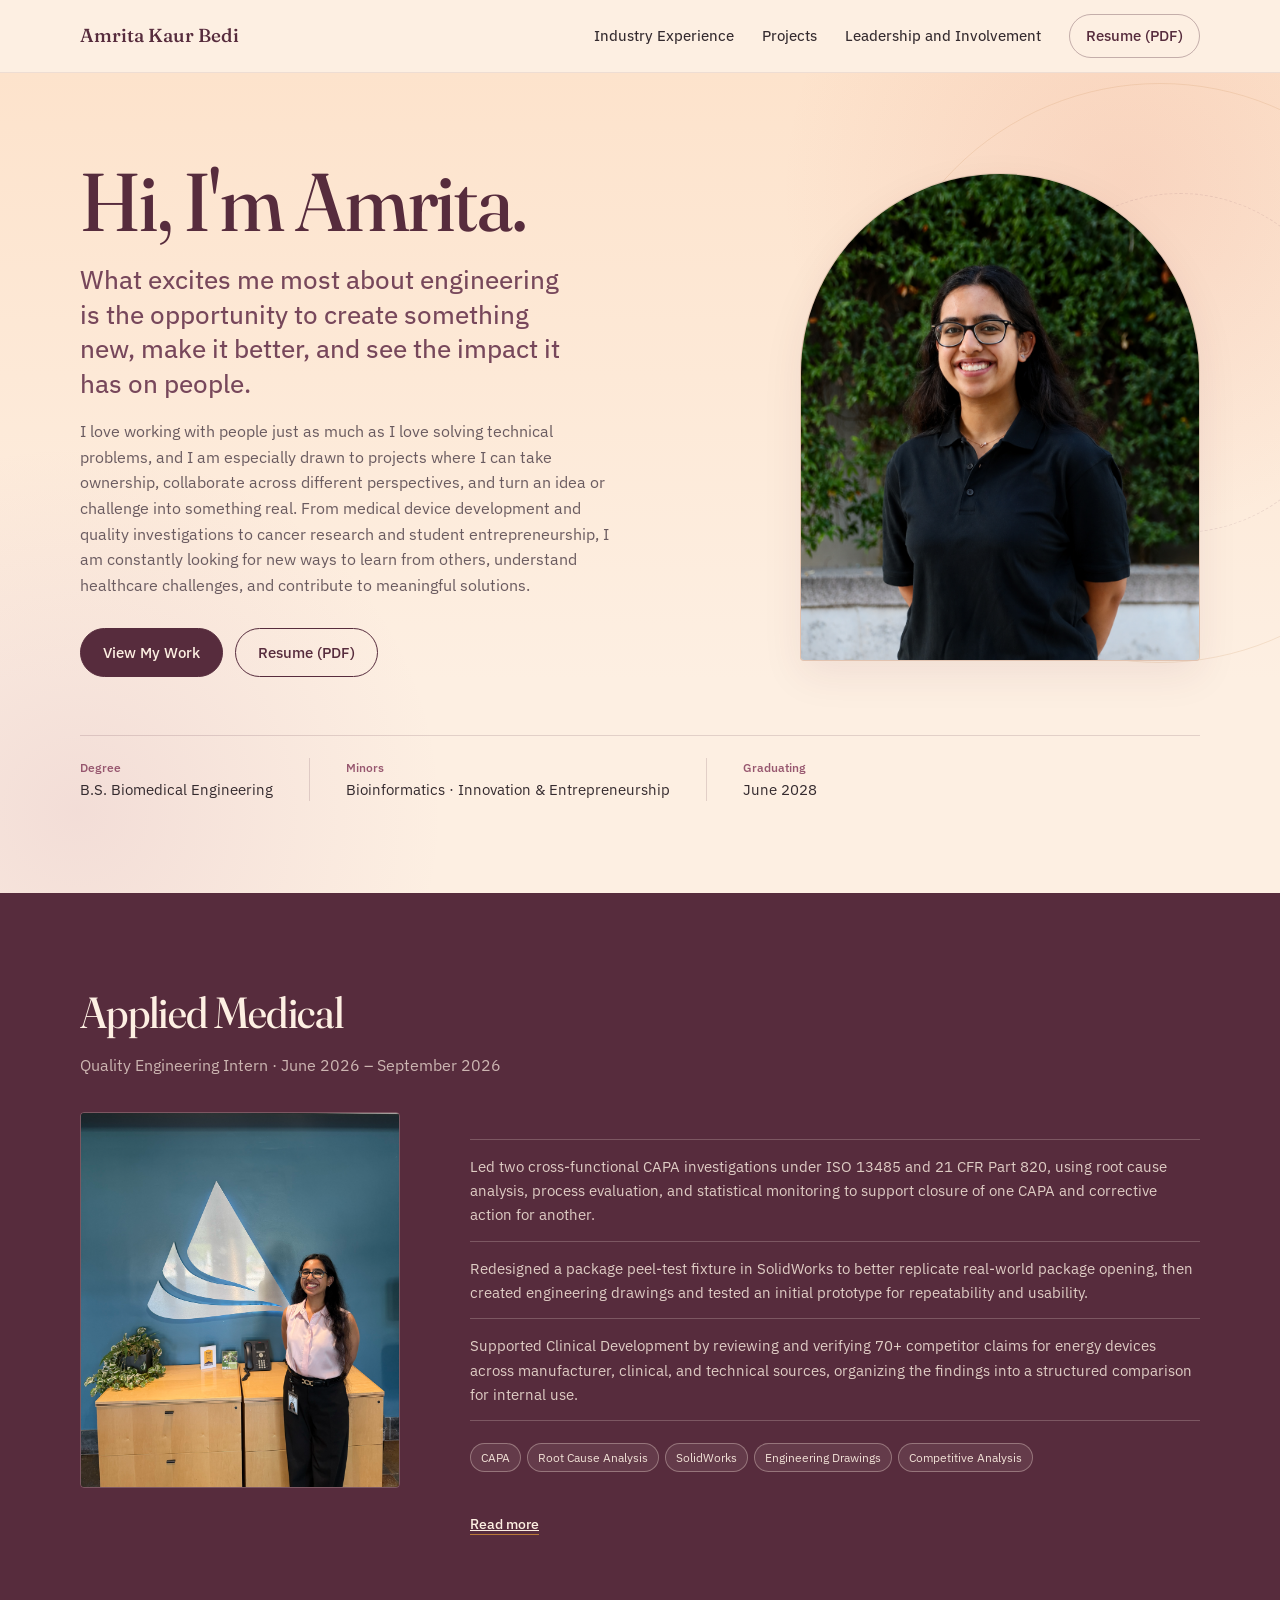
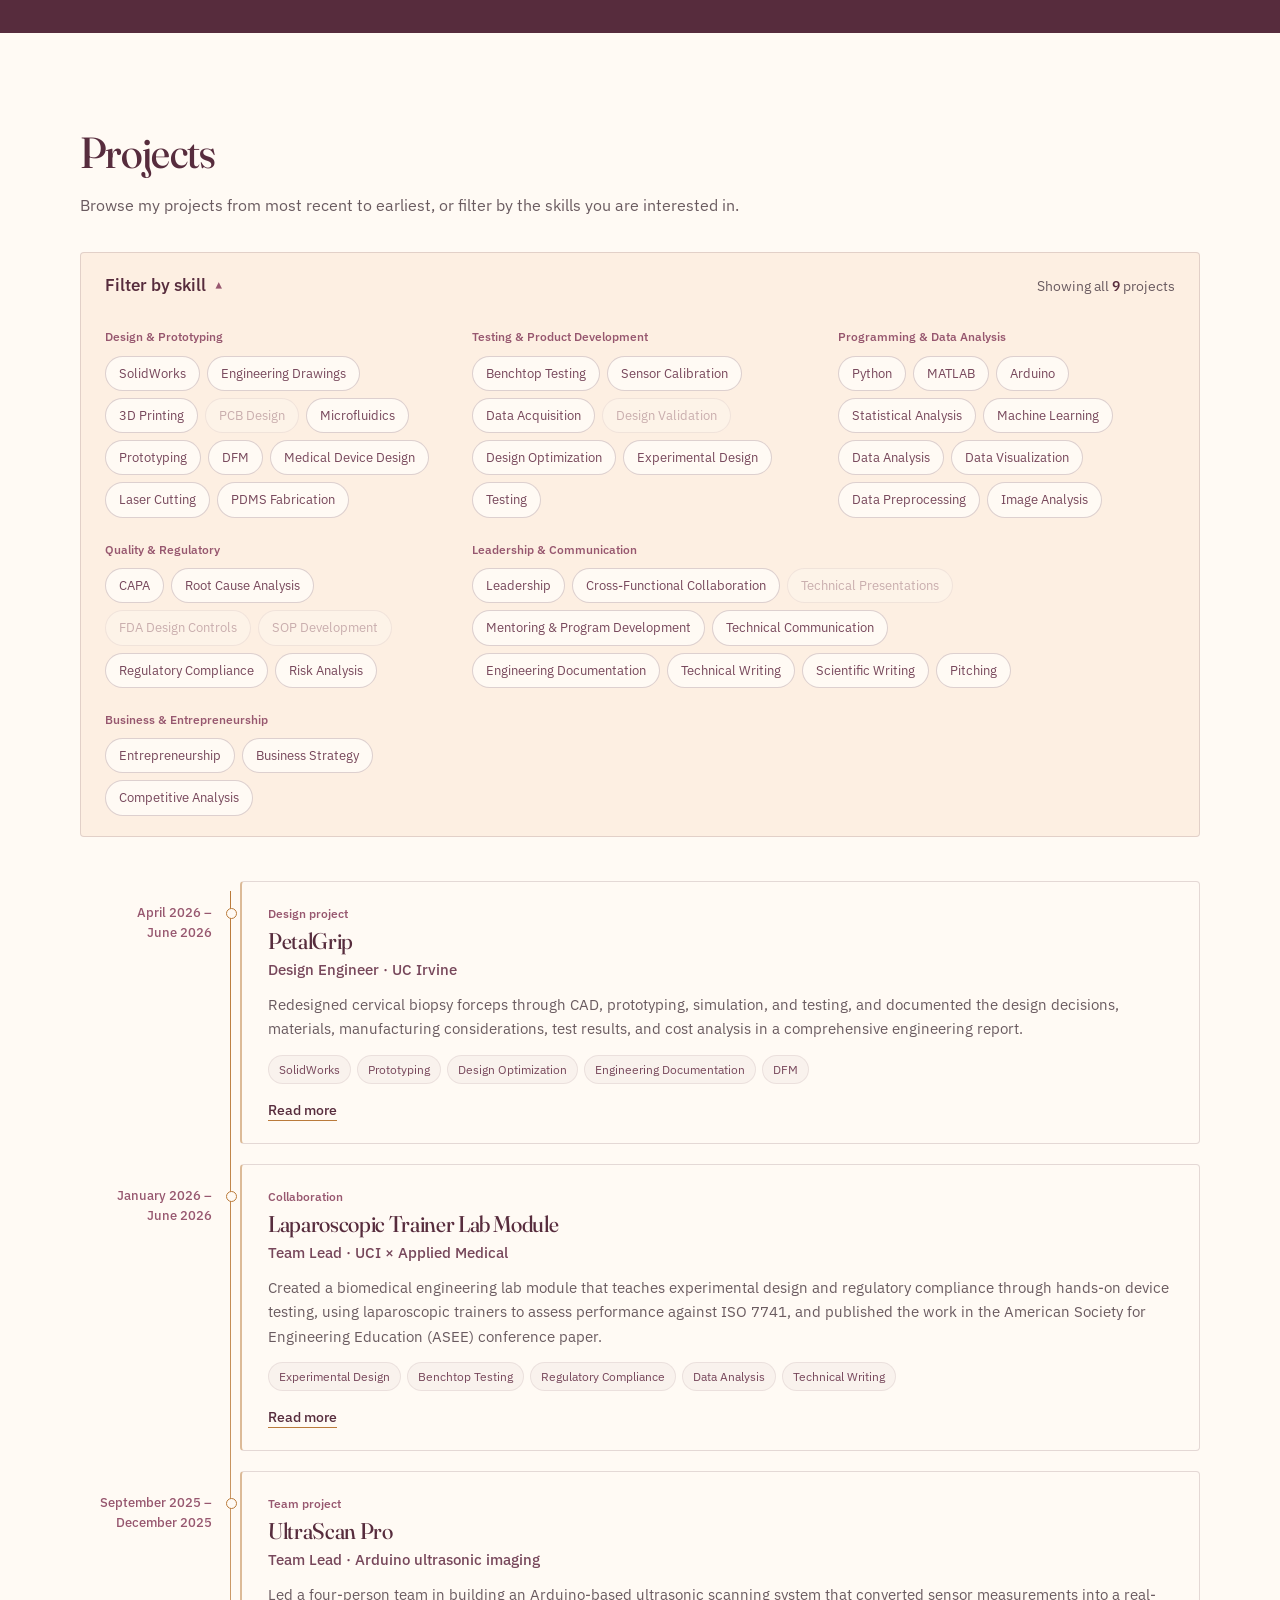
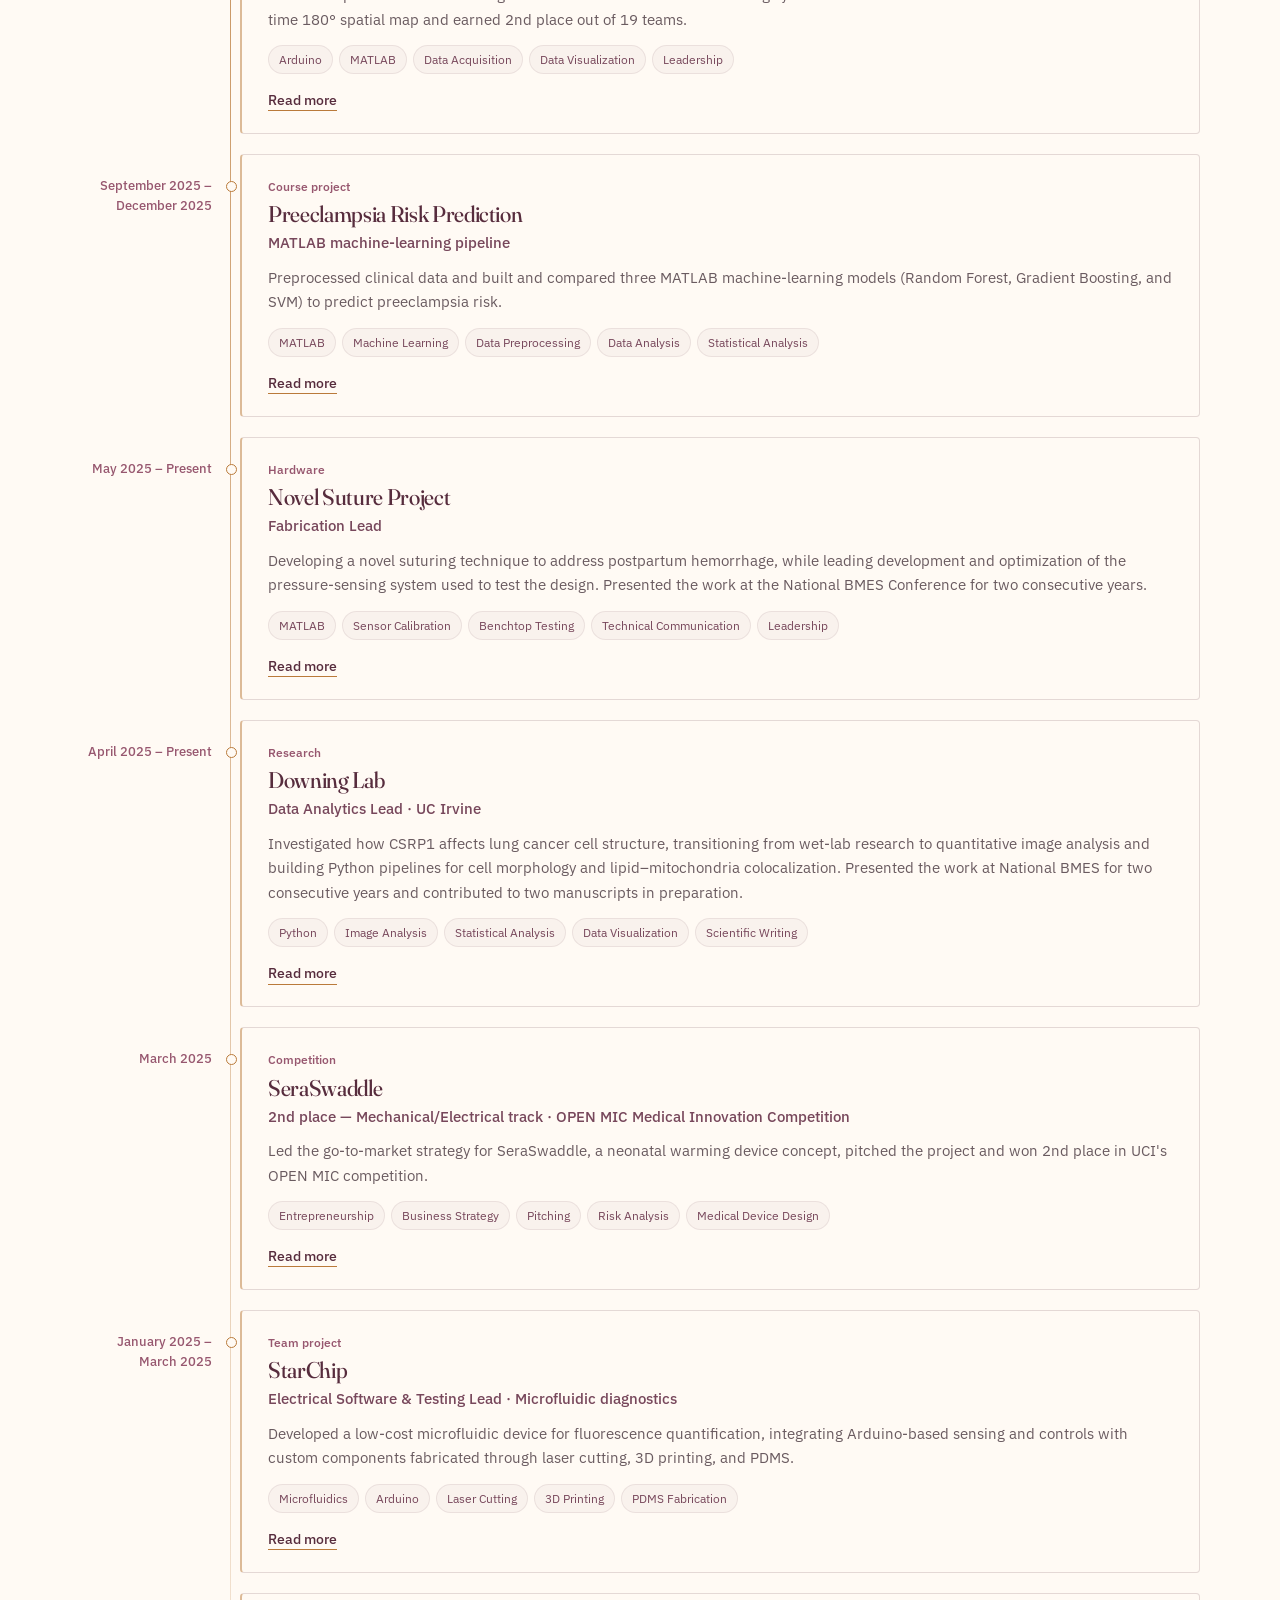
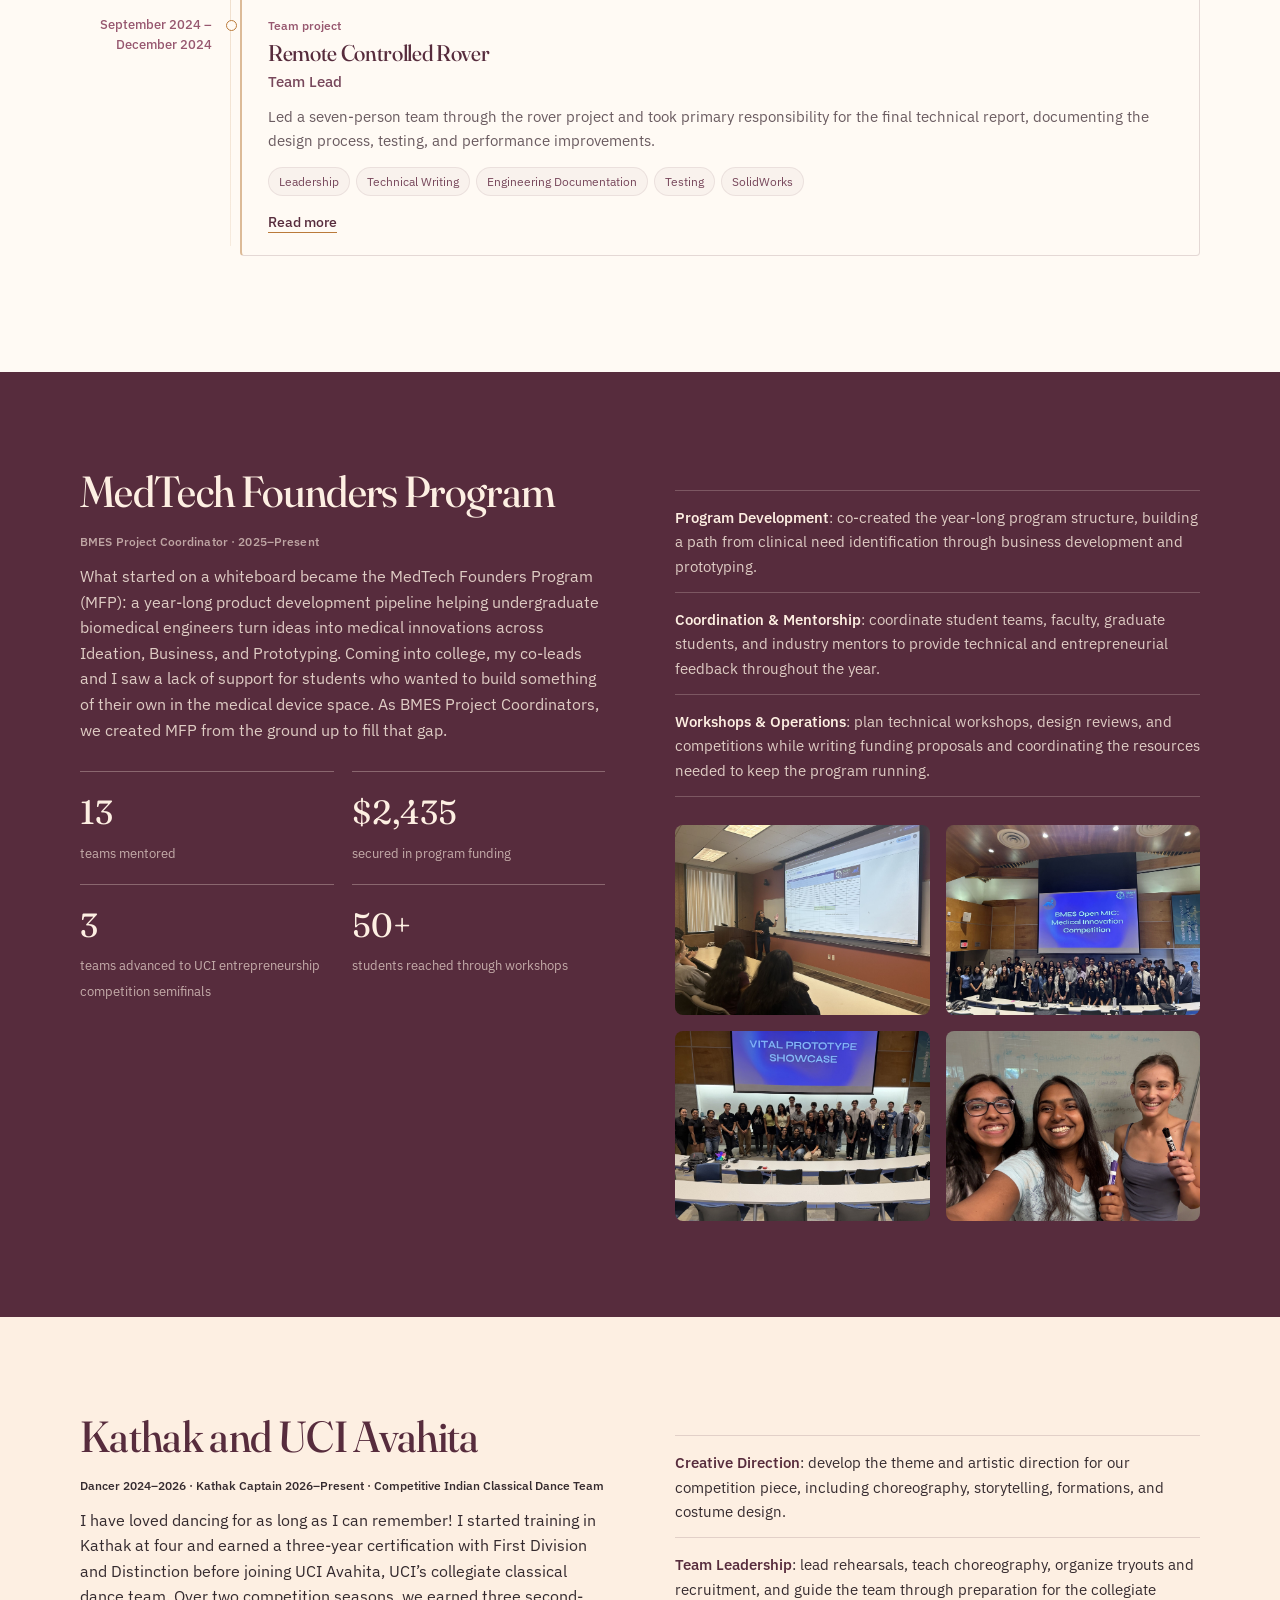
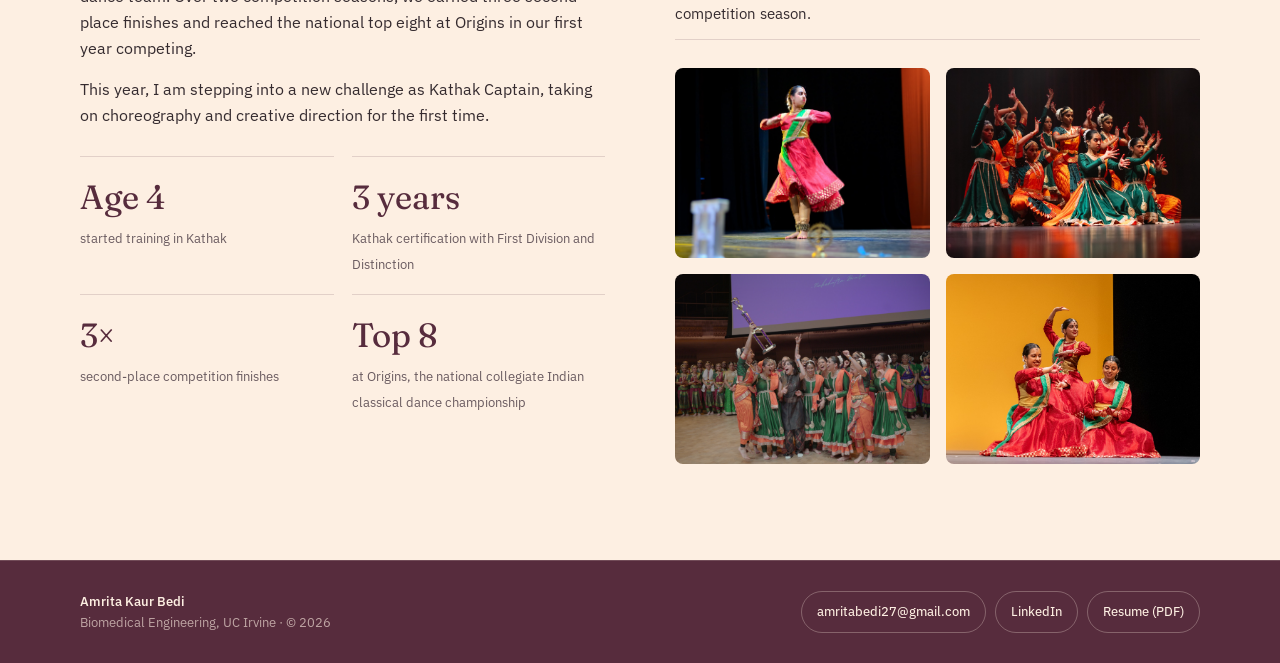
<file: index.html>
<!DOCTYPE html>
<html lang="en">
<head>
<meta charset="UTF-8" />
<meta name="viewport" content="width=device-width, initial-scale=1.0" />
<title>Amrita Kaur Bedi &mdash; Biomedical Engineering</title>
<meta name="description" content="Amrita Kaur Bedi, biomedical engineering student at UC Irvine. Medical device design, quality engineering, sensor development, and quantitative research." />
<link rel="preload" href="assets/fonts/Fraunces-SOFTWONKopszwght.woff2" as="font" type="font/woff2" crossorigin />
<link rel="preload" href="assets/fonts/IBMPlexSans-wdthwght.woff2" as="font" type="font/woff2" crossorigin />
<link rel="stylesheet" href="styles.css" />
</head>
<body>
<a class="skip-link" href="#main">Skip to content</a>
<header class="site-header">
  <nav class="nav container" aria-label="Primary">
    <a class="brand" href="index.html">Amrita Kaur Bedi</a>
    <button class="menu-toggle" type="button" aria-expanded="false" aria-controls="nav-links" aria-label="Open navigation menu">
      <span></span><span></span><span></span>
    </button>
    <div class="nav-links" id="nav-links">
      <a href="index.html#industry">Industry Experience</a>
      <a href="index.html#work">Projects</a>
      <a href="index.html#leadership">Leadership and Involvement</a>
      <a class="resume-link" href="assets/Amrita_Kaur_Bedi_Resume.pdf" target="_blank" rel="noopener">Resume (PDF)</a>
    </div>
  </nav>
</header>
<main id="main">

<section class="hero">
  <div class="hero-orbit orbit-one" aria-hidden="true"></div>
  <div class="hero-orbit orbit-two" aria-hidden="true"></div>
  <div class="container hero-grid">
    <div>
      <h1>Hi, I'm Amrita.</h1>
      <p class="hero-role">What excites me most about engineering is the opportunity to create something new, make it better, and see the impact it has on people.</p>
      <p class="hero-note">I love working with people just as much as I love solving technical problems, and I am especially drawn to projects where I can take ownership, collaborate across different perspectives, and turn an idea or challenge into something real. From medical device development and quality investigations to cancer research and student entrepreneurship, I am constantly looking for new ways to learn from others, understand healthcare challenges, and contribute to meaningful solutions.</p>
      <div class="hero-actions">
        <a class="button button-primary" href="#industry">View My Work</a>
        <a class="button button-secondary" href="assets/Amrita_Kaur_Bedi_Resume.pdf" target="_blank" rel="noopener">Resume (PDF)</a>
      </div>
    </div>
    <div class="hero-visual">
      <div class="portrait-frame">
        <img src="assets/amrita-headshot.png" alt="Amrita Kaur Bedi" width="1035" height="1536" />
      </div>
    </div>
  </div>
  <div class="container">
    <dl class="facts">
      <div><dt>Degree</dt><dd>B.S. Biomedical Engineering</dd></div>
      <div><dt>Minors</dt><dd>Bioinformatics &middot; <span class="nowrap">Innovation &amp; Entrepreneurship</span></dd></div>
      <div><dt>Graduating</dt><dd>June 2028</dd></div>
    </dl>
  </div>
</section>

<section class="section lead-section industry-section" id="industry">
  <div class="container">
    <div class="work-head">
      <div>
        <h2>Applied Medical</h2>
        <p>Quality Engineering Intern &middot; June 2026 – September 2026</p>
      </div>
    </div>
    
    <div class="lead-grid industry-grid">
      <div class="industry-photo">
        <img src="assets/applied-medical-amrita.png" alt="Amrita at the Applied Medical office" width="1050" height="1235" />
      </div>
      <div class="lead-copy">
        <ul class="lead-list"><li>Led two cross-functional CAPA investigations under ISO 13485 and 21 CFR Part 820, using root cause analysis, process evaluation, and statistical monitoring to support closure of one CAPA and corrective action for another.</li><li>Redesigned a package peel-test fixture in SolidWorks to better replicate real-world package opening, then created engineering drawings and tested an initial prototype for repeatability and usability.</li><li>Supported Clinical Development by reviewing and verifying 70+ competitor claims for energy devices across manufacturer, clinical, and technical sources, organizing the findings into a structured comparison for internal use.</li></ul>
        <div class="tags"><span class="tag">CAPA</span><span class="tag">Root Cause Analysis</span><span class="tag">SolidWorks</span><span class="tag">Engineering Drawings</span><span class="tag">Competitive Analysis</span></div>
        <a class="entry-more" href="applied-medical.html">Read more</a>
      </div>
    </div>
  </div>
</section>

<section class="section work-section" id="work">
  <div class="container">
    <div class="work-head">
      <div>
        <h2>Projects</h2>
        <p>Browse my projects from most recent to earliest, or filter by the skills you are interested in.</p>
      </div>
    </div>

    <details class="filter" data-filter open>
      <summary class="filter-top">
        <h3>Filter by skill</h3>
        <p class="filter-status"><span data-status aria-live="polite">Showing all 9 projects</span><button class="filter-clear" type="button" data-clear hidden>Clear</button></p>
      </summary>
      <div class="filter-groups">
        <div class="filter-group"><p>Design &amp; Prototyping</p><div class="chips"><button class="chip" type="button" aria-pressed="false" data-skill="solidworks">SolidWorks</button><button class="chip" type="button" aria-pressed="false" data-skill="drawings" data-goto="applied-medical.html">Engineering Drawings</button><button class="chip" type="button" aria-pressed="false" data-skill="printing">3D Printing</button><button class="chip" type="button" aria-pressed="false" data-skill="pcb">PCB Design</button><button class="chip" type="button" aria-pressed="false" data-skill="microfluidics">Microfluidics</button><button class="chip" type="button" aria-pressed="false" data-skill="prototyping">Prototyping</button><button class="chip" type="button" aria-pressed="false" data-skill="dfm">DFM</button><button class="chip" type="button" aria-pressed="false" data-skill="meddevice">Medical Device Design</button><button class="chip" type="button" aria-pressed="false" data-skill="lasercutting">Laser Cutting</button><button class="chip" type="button" aria-pressed="false" data-skill="pdms">PDMS Fabrication</button></div></div>
        <div class="filter-group"><p>Testing &amp; Product Development</p><div class="chips"><button class="chip" type="button" aria-pressed="false" data-skill="benchtop">Benchtop Testing</button><button class="chip" type="button" aria-pressed="false" data-skill="calibration">Sensor Calibration</button><button class="chip" type="button" aria-pressed="false" data-skill="daq">Data Acquisition</button><button class="chip" type="button" aria-pressed="false" data-skill="validation">Design Validation</button><button class="chip" type="button" aria-pressed="false" data-skill="optimization">Design Optimization</button><button class="chip" type="button" aria-pressed="false" data-skill="expdesign">Experimental Design</button><button class="chip" type="button" aria-pressed="false" data-skill="testing">Testing</button></div></div>
        <div class="filter-group"><p>Programming &amp; Data Analysis</p><div class="chips"><button class="chip" type="button" aria-pressed="false" data-skill="python">Python</button><button class="chip" type="button" aria-pressed="false" data-skill="matlab">MATLAB</button><button class="chip" type="button" aria-pressed="false" data-skill="arduino">Arduino</button><button class="chip" type="button" aria-pressed="false" data-skill="stats">Statistical Analysis</button><button class="chip" type="button" aria-pressed="false" data-skill="ml">Machine Learning</button><button class="chip" type="button" aria-pressed="false" data-skill="dataanalysis">Data Analysis</button><button class="chip" type="button" aria-pressed="false" data-skill="dataviz">Data Visualization</button><button class="chip" type="button" aria-pressed="false" data-skill="datapreprocessing">Data Preprocessing</button><button class="chip" type="button" aria-pressed="false" data-skill="imageanalysis">Image Analysis</button></div></div>
        <div class="filter-group"><p>Quality &amp; Regulatory</p><div class="chips"><button class="chip" type="button" aria-pressed="false" data-skill="capa" data-goto="applied-medical.html">CAPA</button><button class="chip" type="button" aria-pressed="false" data-skill="rca" data-goto="applied-medical.html">Root Cause Analysis</button><button class="chip" type="button" aria-pressed="false" data-skill="controls">FDA Design Controls</button><button class="chip" type="button" aria-pressed="false" data-skill="sop">SOP Development</button><button class="chip" type="button" aria-pressed="false" data-skill="regcompliance">Regulatory Compliance</button><button class="chip" type="button" aria-pressed="false" data-skill="riskanalysis">Risk Analysis</button></div></div>
        <div class="filter-group filter-group--wide"><p>Leadership &amp; Communication</p><div class="chips"><button class="chip" type="button" aria-pressed="false" data-skill="leadership">Leadership</button><button class="chip" type="button" aria-pressed="false" data-skill="xfn" data-goto="#leadership">Cross-Functional Collaboration</button><button class="chip" type="button" aria-pressed="false" data-skill="presenting">Technical Presentations</button><button class="chip" type="button" aria-pressed="false" data-skill="mentoring" data-goto="#leadership">Mentoring &amp; Program Development</button><button class="chip" type="button" aria-pressed="false" data-skill="techcomm">Technical Communication</button><button class="chip" type="button" aria-pressed="false" data-skill="documentation">Engineering Documentation</button><button class="chip" type="button" aria-pressed="false" data-skill="techwriting">Technical Writing</button><button class="chip" type="button" aria-pressed="false" data-skill="scientificwriting">Scientific Writing</button><button class="chip" type="button" aria-pressed="false" data-skill="pitching">Pitching</button></div></div>
        <div class="filter-group"><p>Business &amp; Entrepreneurship</p><div class="chips"><button class="chip" type="button" aria-pressed="false" data-skill="entrepreneurship">Entrepreneurship</button><button class="chip" type="button" aria-pressed="false" data-skill="bizstrategy">Business Strategy</button><button class="chip" type="button" aria-pressed="false" data-skill="competitive" data-goto="applied-medical.html">Competitive Analysis</button></div></div>
        
      </div>
    </details>

    <div class="track" data-track>
        <article class="entry" data-skills="solidworks prototyping optimization documentation dfm">
          <p class="entry-date">April 2026 – June 2026</p>
          <a class="entry-card" href="petalgrip.html">
            <p class="entry-kind">Design project</p>
            <h3>PetalGrip</h3>
            <p class="entry-org">Design Engineer &middot; UC Irvine</p>
            <p>Redesigned cervical biopsy forceps through CAD, prototyping, simulation, and testing, and documented the design decisions, materials, manufacturing considerations, test results, and cost analysis in a comprehensive engineering report.</p>
            <div class="tags"><span class="tag" data-skill="solidworks">SolidWorks</span><span class="tag" data-skill="prototyping">Prototyping</span><span class="tag" data-skill="optimization">Design Optimization</span><span class="tag" data-skill="documentation">Engineering Documentation</span><span class="tag" data-skill="dfm">DFM</span></div>
            <span class="entry-more">Read more</span>
          </a>
        </article>
        <article class="entry" data-skills="expdesign benchtop regcompliance dataanalysis techwriting">
          <p class="entry-date">January 2026 – June 2026</p>
          <a class="entry-card" href="laparoscopic-trainer.html">
            <p class="entry-kind">Collaboration</p>
            <h3>Laparoscopic Trainer Lab Module</h3>
            <p class="entry-org">Team Lead &middot; UCI × Applied Medical</p>
            <p>Created a biomedical engineering lab module that teaches experimental design and regulatory compliance through hands-on device testing, using laparoscopic trainers to assess performance against ISO 7741, and published the work in the American Society for Engineering Education (ASEE) conference paper.</p>
            <div class="tags"><span class="tag" data-skill="expdesign">Experimental Design</span><span class="tag" data-skill="benchtop">Benchtop Testing</span><span class="tag" data-skill="regcompliance">Regulatory Compliance</span><span class="tag" data-skill="dataanalysis">Data Analysis</span><span class="tag" data-skill="techwriting">Technical Writing</span></div>
            <span class="entry-more">Read more</span>
          </a>
        </article>
        <article class="entry" data-skills="arduino matlab daq dataviz leadership">
          <p class="entry-date">September 2025 – December 2025</p>
          <a class="entry-card" href="ultrascan-pro.html">
            <p class="entry-kind">Team project</p>
            <h3>UltraScan Pro</h3>
            <p class="entry-org">Team Lead &middot; Arduino ultrasonic imaging</p>
            <p>Led a four-person team in building an Arduino-based ultrasonic scanning system that converted sensor measurements into a real-time 180° spatial map and earned 2nd place out of 19 teams.</p>
            <div class="tags"><span class="tag" data-skill="arduino">Arduino</span><span class="tag" data-skill="matlab">MATLAB</span><span class="tag" data-skill="daq">Data Acquisition</span><span class="tag" data-skill="dataviz">Data Visualization</span><span class="tag" data-skill="leadership">Leadership</span></div>
            <span class="entry-more">Read more</span>
          </a>
        </article>
        <article class="entry" data-skills="matlab ml datapreprocessing dataanalysis stats">
          <p class="entry-date">September 2025 – December 2025</p>
          <a class="entry-card" href="preeclampsia-ml.html">
            <p class="entry-kind">Course project</p>
            <h3>Preeclampsia Risk Prediction</h3>
            <p class="entry-org">MATLAB machine-learning pipeline</p>
            <p>Preprocessed clinical data and built and compared three MATLAB machine-learning models (Random Forest, Gradient Boosting, and SVM) to predict preeclampsia risk.</p>
            <div class="tags"><span class="tag" data-skill="matlab">MATLAB</span><span class="tag" data-skill="ml">Machine Learning</span><span class="tag" data-skill="datapreprocessing">Data Preprocessing</span><span class="tag" data-skill="dataanalysis">Data Analysis</span><span class="tag" data-skill="stats">Statistical Analysis</span></div>
            <span class="entry-more">Read more</span>
          </a>
        </article>
        <article class="entry" data-skills="matlab calibration benchtop techcomm leadership">
          <p class="entry-date">May 2025 – Present</p>
          <a class="entry-card" href="suture-sensor.html">
            <p class="entry-kind">Hardware</p>
            <h3>Novel Suture Project</h3>
            <p class="entry-org">Fabrication Lead</p>
            <p>Developing a novel suturing technique to address postpartum hemorrhage, while leading development and optimization of the pressure-sensing system used to test the design. Presented the work at the National BMES Conference for two consecutive years.</p>
            <div class="tags"><span class="tag" data-skill="matlab">MATLAB</span><span class="tag" data-skill="calibration">Sensor Calibration</span><span class="tag" data-skill="benchtop">Benchtop Testing</span><span class="tag" data-skill="techcomm">Technical Communication</span><span class="tag" data-skill="leadership">Leadership</span></div>
            <span class="entry-more">Read more</span>
          </a>
        </article>
        <article class="entry" data-skills="python imageanalysis stats dataviz scientificwriting">
          <p class="entry-date">April 2025 – Present</p>
          <a class="entry-card" href="downing-lab.html">
            <p class="entry-kind">Research</p>
            <h3>Downing Lab</h3>
            <p class="entry-org">Data Analytics Lead &middot; UC Irvine</p>
            <p>Investigated how CSRP1 affects lung cancer cell structure, transitioning from wet-lab research to quantitative image analysis and building Python pipelines for cell morphology and lipid–mitochondria colocalization. Presented the work at National BMES for two consecutive years and contributed to two manuscripts in preparation.</p>
            <div class="tags"><span class="tag" data-skill="python">Python</span><span class="tag" data-skill="imageanalysis">Image Analysis</span><span class="tag" data-skill="stats">Statistical Analysis</span><span class="tag" data-skill="dataviz">Data Visualization</span><span class="tag" data-skill="scientificwriting">Scientific Writing</span></div>
            <span class="entry-more">Read more</span>
          </a>
        </article>
        <article class="entry" data-skills="entrepreneurship bizstrategy pitching riskanalysis meddevice">
          <p class="entry-date">March 2025</p>
          <a class="entry-card" href="seraswaddle.html">
            <p class="entry-kind">Competition</p>
            <h3>SeraSwaddle</h3>
            <p class="entry-org">2nd place — Mechanical/Electrical track &middot; OPEN MIC Medical Innovation Competition</p>
            <p>Led the go-to-market strategy for SeraSwaddle, a neonatal warming device concept, pitched the project and won 2nd place in UCI&#x27;s OPEN MIC competition.</p>
            <div class="tags"><span class="tag" data-skill="entrepreneurship">Entrepreneurship</span><span class="tag" data-skill="bizstrategy">Business Strategy</span><span class="tag" data-skill="pitching">Pitching</span><span class="tag" data-skill="riskanalysis">Risk Analysis</span><span class="tag" data-skill="meddevice">Medical Device Design</span></div>
            <span class="entry-more">Read more</span>
          </a>
        </article>
        <article class="entry" data-skills="microfluidics arduino lasercutting printing pdms">
          <p class="entry-date">January 2025 – March 2025</p>
          <a class="entry-card" href="starchip.html">
            <p class="entry-kind">Team project</p>
            <h3>StarChip</h3>
            <p class="entry-org">Electrical Software &amp; Testing Lead &middot; Microfluidic diagnostics</p>
            <p>Developed a low-cost microfluidic device for fluorescence quantification, integrating Arduino-based sensing and controls with custom components fabricated through laser cutting, 3D printing, and PDMS.</p>
            <div class="tags"><span class="tag" data-skill="microfluidics">Microfluidics</span><span class="tag" data-skill="arduino">Arduino</span><span class="tag" data-skill="lasercutting">Laser Cutting</span><span class="tag" data-skill="printing">3D Printing</span><span class="tag" data-skill="pdms">PDMS Fabrication</span></div>
            <span class="entry-more">Read more</span>
          </a>
        </article>
        <article class="entry" data-skills="leadership techwriting documentation testing solidworks">
          <p class="entry-date">September 2024 – December 2024</p>
          <a class="entry-card" href="rc-rover.html">
            <p class="entry-kind">Team project</p>
            <h3>Remote Controlled Rover</h3>
            <p class="entry-org">Team Lead</p>
            <p>Led a seven-person team through the rover project and took primary responsibility for the final technical report, documenting the design process, testing, and performance improvements.</p>
            <div class="tags"><span class="tag" data-skill="leadership">Leadership</span><span class="tag" data-skill="techwriting">Technical Writing</span><span class="tag" data-skill="documentation">Engineering Documentation</span><span class="tag" data-skill="testing">Testing</span><span class="tag" data-skill="solidworks">SolidWorks</span></div>
            <span class="entry-more">Read more</span>
          </a>
        </article>
      <p class="track-empty" data-empty-msg hidden>No projects match that combination yet.</p>
    </div>
  </div>
</section>

<section class="section lead-section" id="leadership">
  <div class="container">
    <div class="lead-grid">
      <div class="lead-copy">
        <h2>MedTech Founders Program</h2>
        <p class="meta">BMES Project Coordinator &middot; 2025&ndash;Present</p>
        <p class="measure">What started on a whiteboard became the MedTech Founders Program (MFP): a year-long product development pipeline helping undergraduate biomedical engineers turn ideas into medical innovations across Ideation, Business, and Prototyping. Coming into college, my co-leads and I saw a lack of support for students who wanted to build something of their own in the medical device space. As BMES Project Coordinators, we created MFP from the ground up to fill that gap.</p>
        <div class="metrics">
          <div><strong>13</strong><span>teams mentored</span></div>
          <div><strong>$2,435</strong><span>secured in program funding</span></div>
          <div><strong>3</strong><span>teams advanced to UCI entrepreneurship competition semifinals</span></div>
          <div><strong>50+</strong><span>students reached through workshops</span></div>
        </div>
      </div>
      <div>
        <ul class="lead-list">
          <li><b>Program Development</b>: co-created the year-long program structure, building a path from clinical need identification through business development and prototyping.</li>
          <li><b>Coordination &amp; Mentorship</b>: coordinate student teams, faculty, graduate students, and industry mentors to provide technical and entrepreneurial feedback throughout the year.</li>
          <li><b>Workshops &amp; Operations</b>: plan technical workshops, design reviews, and competitions while writing funding proposals and coordinating the resources needed to keep the program running.</li>
        </ul>
        <div class="lead-photos">
          <figure><img src="assets/mfp-1.jpg" alt="Amrita presenting the MedTech Founders purchase request workflow to students" loading="lazy"><figcaption>Program workshop</figcaption></figure>
          <figure><img src="assets/mfp-2.jpg" alt="Group photo at the BMES Open MIC Medical Innovation Competition" loading="lazy"><figcaption>OPEN MIC</figcaption></figure>
          <figure><img src="assets/mfp-3.jpg" alt="Group photo at the VITAL Prototype Showcase" loading="lazy"><figcaption>VITAL Prototype Showcase</figcaption></figure>
          <figure><img src="assets/mfp-4.jpg" alt="Amrita with MedTech Founders Program teammates at a whiteboard planning session" loading="lazy"><figcaption>Where MFP started</figcaption></figure>
        </div>
      </div>
    </div>
  </div>
</section>

<section class="section dance-section">
  <div class="container">
    <div class="lead-grid">
      <div class="lead-copy">
        <h2>Kathak and UCI Avahita</h2>
        <p class="meta meta-tight">Dancer 2024&ndash;2026 &middot; Kathak Captain 2026&ndash;Present &middot; Competitive Indian Classical Dance Team</p>
        <p class="measure">I have loved dancing for as long as I can remember! I started training in Kathak at four and earned a three-year certification with First Division and Distinction before joining UCI Avahita, UCI&rsquo;s collegiate classical dance team. Over two competition seasons, we earned three second-place finishes and reached the national top eight at Origins in our first year competing.</p>
        <p class="measure">This year, I am stepping into a new challenge as Kathak Captain, taking on choreography and creative direction for the first time.</p>
        <div class="metrics">
          <div><strong>Age 4</strong><span>started training in Kathak</span></div>
          <div><strong>3 years</strong><span>Kathak certification with First Division and Distinction</span></div>
          <div><strong>3&times;</strong><span>second-place competition finishes</span></div>
          <div><strong>Top 8</strong><span>at Origins, the national collegiate Indian classical dance championship</span></div>
        </div>
      </div>
      <div>
        <ul class="lead-list">
          <li><b>Creative Direction</b>: develop the theme and artistic direction for our competition piece, including choreography, storytelling, formations, and costume design.</li>
          <li><b>Team Leadership</b>: lead rehearsals, teach choreography, organize tryouts and recruitment, and guide the team through preparation for the collegiate competition season.</li>
        </ul>
        <div class="lead-photos">
          <figure><img src="assets/avahita-1.jpg" alt="Amrita performing a Kathak solo on stage at the Origins dance championship" loading="lazy"></figure>
          <figure><img src="assets/avahita-2.jpg" alt="UCI Avahita performing a group Kathak formation on stage" loading="lazy"></figure>
          <figure><img src="assets/avahita-3.jpg" alt="UCI Avahita celebrating with a trophy after a competition" loading="lazy"></figure>
          <figure><img src="assets/avahita-4.jpg" alt="Three UCI Avahita dancers in a Kathak pose against a gold backdrop" loading="lazy"></figure>
        </div>
      </div>
    </div>
  </div>
</section>

</main>
<footer class="footer">
  <div class="container footer-inner">
    <div class="footer-identity">
      <p>Amrita Kaur Bedi</p>
      <p>Biomedical Engineering, UC Irvine &middot; &copy; <span class="year"></span></p>
    </div>
    <div class="footer-links">
      <a href="mailto:amritabedi27@gmail.com">amritabedi27@gmail.com</a>
      <a href="https://www.linkedin.com/in/amritakaurbedi" target="_blank" rel="noopener noreferrer">LinkedIn</a>
      <a href="assets/Amrita_Kaur_Bedi_Resume.pdf" target="_blank" rel="noopener">Resume (PDF)</a>
    </div>
  </div>
</footer>
<script src="script.js"></script>
</body>
</html>
</file>
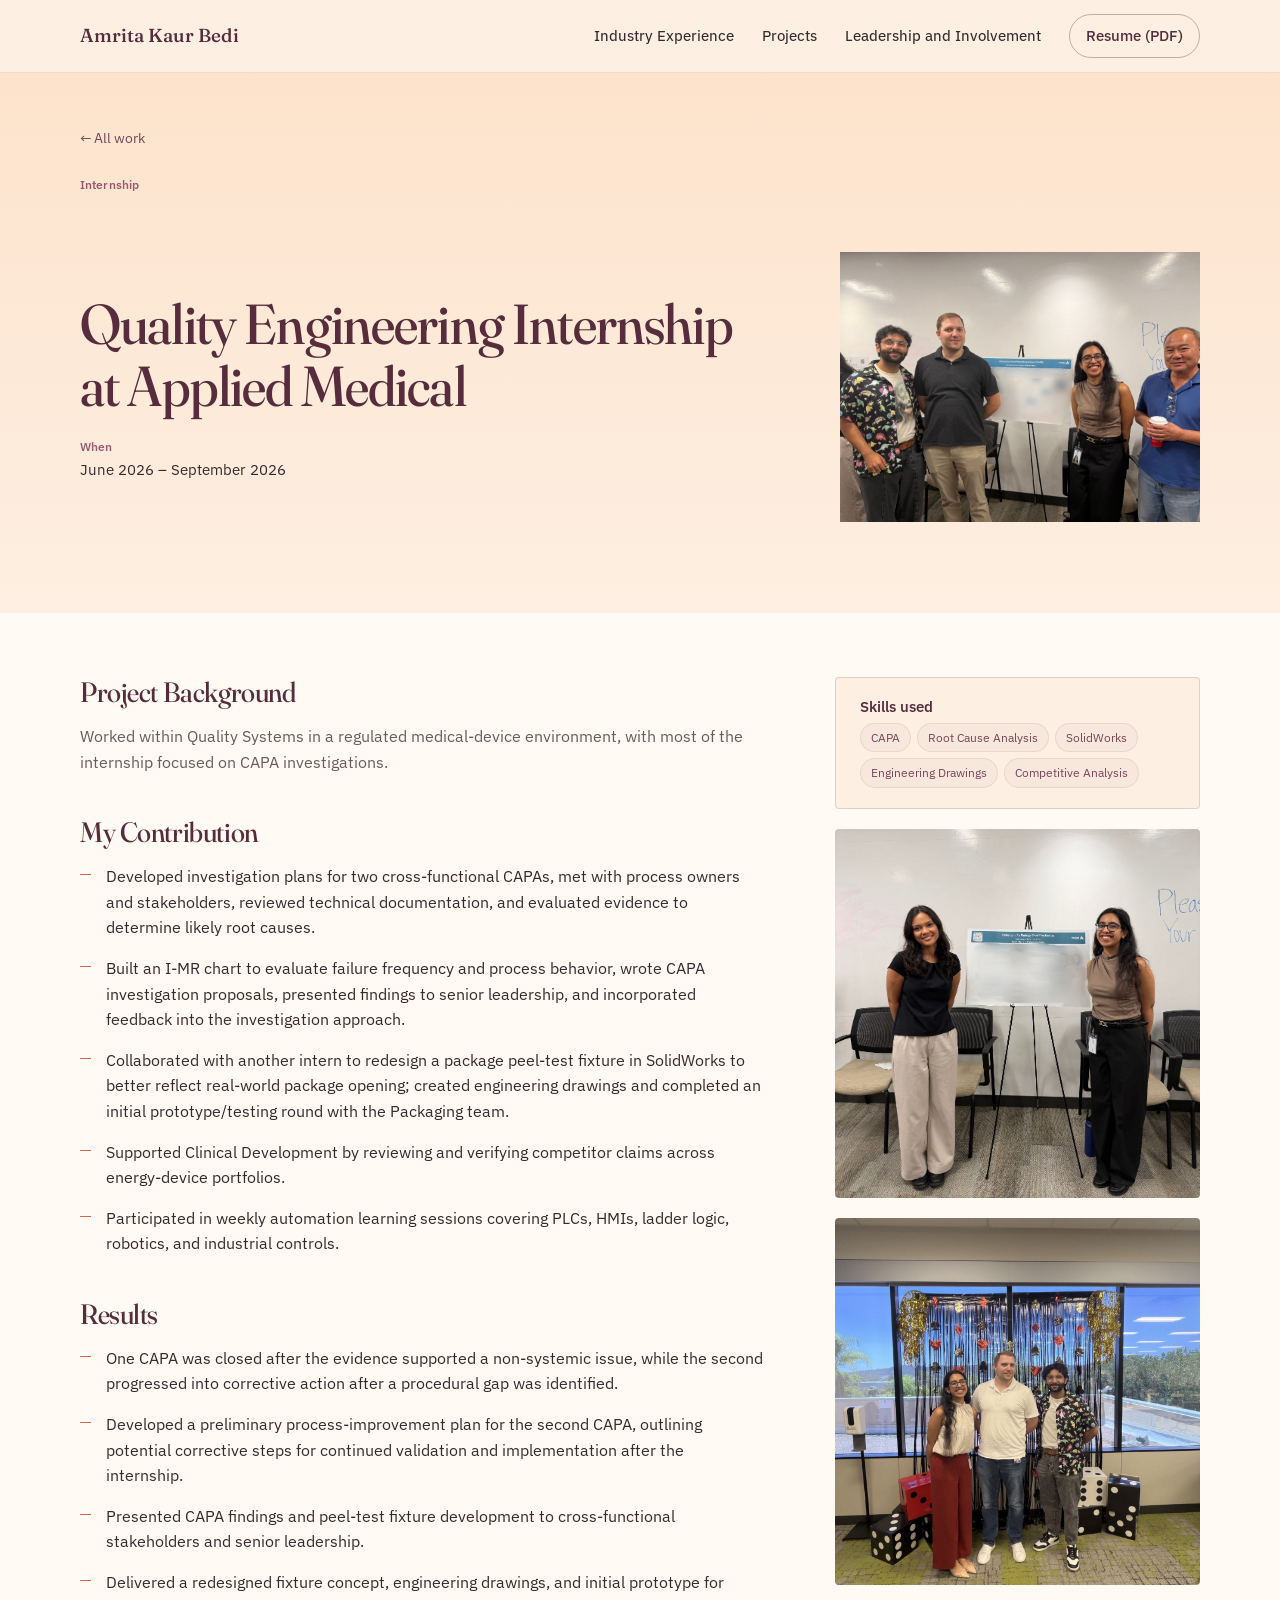
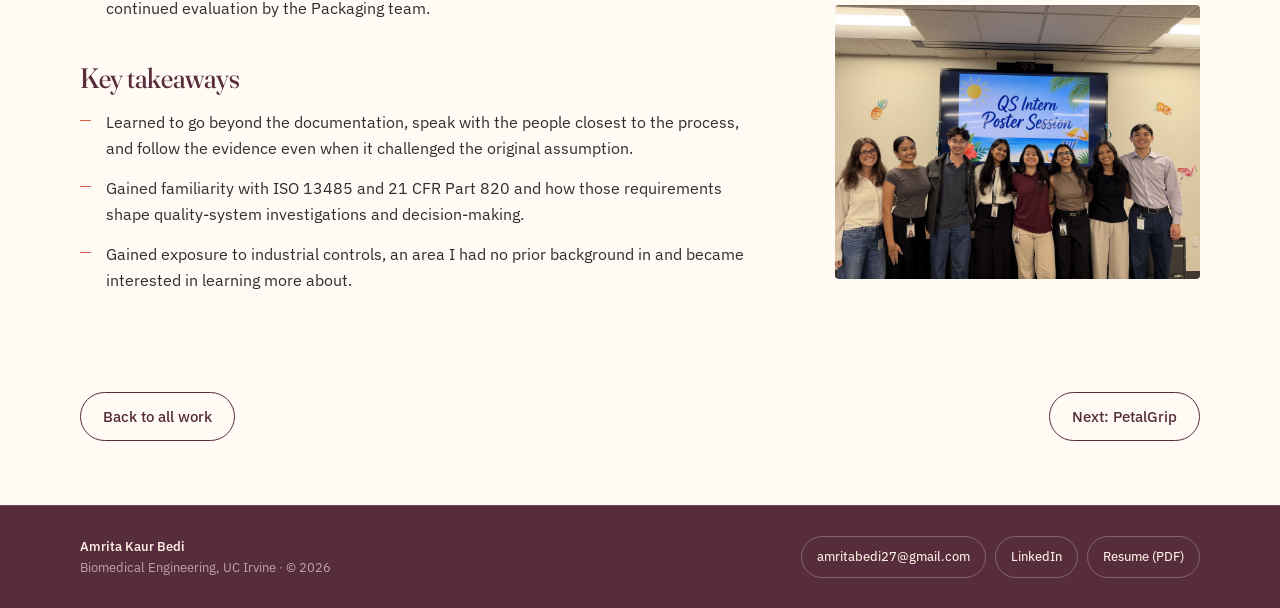
<file: applied-medical.html>
<!DOCTYPE html>
<html lang="en">
<head>
<meta charset="UTF-8" />
<meta name="viewport" content="width=device-width, initial-scale=1.0" />
<title>Applied Medical &mdash; Amrita Kaur Bedi</title>
<meta name="description" content="Leading two CAPA investigations end to end, and redesigning a peel-test fixture so package seal-strength results stop drifting between operators." />
<link rel="preload" href="assets/fonts/Fraunces-SOFTWONKopszwght.woff2" as="font" type="font/woff2" crossorigin />
<link rel="preload" href="assets/fonts/IBMPlexSans-wdthwght.woff2" as="font" type="font/woff2" crossorigin />
<link rel="stylesheet" href="styles.css" />
</head>
<body>
<a class="skip-link" href="#main">Skip to content</a>
<header class="site-header">
  <nav class="nav container" aria-label="Primary">
    <a class="brand" href="index.html">Amrita Kaur Bedi</a>
    <button class="menu-toggle" type="button" aria-expanded="false" aria-controls="nav-links" aria-label="Open navigation menu">
      <span></span><span></span><span></span>
    </button>
    <div class="nav-links" id="nav-links">
      <a href="index.html#industry">Industry Experience</a>
      <a href="index.html#work">Projects</a>
      <a href="index.html#leadership">Leadership and Involvement</a>
      <a class="resume-link" href="assets/Amrita_Kaur_Bedi_Resume.pdf" target="_blank" rel="noopener">Resume (PDF)</a>
    </div>
  </nav>
</header>
<main id="main">

<section class="case-hero">
  <div class="container">
    <a class="back-link" href="index.html#work">&larr; All work</a>
    <p class="meta">Internship</p>
    <div class="case-hero-top">
      <div class="case-hero-text">
        <h1>Quality Engineering Internship at Applied Medical</h1>
        <dl class="case-meta">
          
          <div><dt>When</dt><dd>June 2026 – September 2026</dd></div>
        </dl>
      </div>
      <figure class="case-hero-image"><img src="assets/applied-medical-detail-1.png" alt="Quality Engineering Internship at Applied Medical" loading="lazy"></figure>
    </div>
  </div>
</section>

<section class="case-body">
  <div class="container case-grid">
    <div>
      
      <div class="case-block">
        <h2>Project Background</h2>
        <p>Worked within Quality Systems in a regulated medical-device environment, with most of the internship focused on CAPA investigations.</p>
      </div>
      <div class="case-block">
        <h2>My Contribution</h2>
        <ul class="did"><li>Developed investigation plans for two cross-functional CAPAs, met with process owners and stakeholders, reviewed technical documentation, and evaluated evidence to determine likely root causes.</li><li>Built an I-MR chart to evaluate failure frequency and process behavior, wrote CAPA investigation proposals, presented findings to senior leadership, and incorporated feedback into the investigation approach.</li><li>Collaborated with another intern to redesign a package peel-test fixture in SolidWorks to better reflect real-world package opening; created engineering drawings and completed an initial prototype/testing round with the Packaging team.</li><li>Supported Clinical Development by reviewing and verifying competitor claims across energy-device portfolios.</li><li>Participated in weekly automation learning sessions covering PLCs, HMIs, ladder logic, robotics, and industrial controls.</li></ul>
      </div>
      
      
      
      <div class="case-block">
        <h2>Results</h2>
        <ul class="did"><li>One CAPA was closed after the evidence supported a non-systemic issue, while the second progressed into corrective action after a procedural gap was identified.</li><li>Developed a preliminary process-improvement plan for the second CAPA, outlining potential corrective steps for continued validation and implementation after the internship.</li><li>Presented CAPA findings and peel-test fixture development to cross-functional stakeholders and senior leadership.</li><li>Delivered a redesigned fixture concept, engineering drawings, and initial prototype for continued evaluation by the Packaging team.</li></ul>
      </div>
      <div class="case-block">
        <h2>Key takeaways</h2>
        <ul class="did"><li>Learned to go beyond the documentation, speak with the people closest to the process, and follow the evidence even when it challenged the original assumption.</li><li>Gained familiarity with ISO 13485 and 21 CFR Part 820 and how those requirements shape quality-system investigations and decision-making.</li><li>Gained exposure to industrial controls, an area I had no prior background in and became interested in learning more about.</li></ul>
      </div>
      
      
    </div>
    <div class="case-aside-col">
      <aside class="case-aside">
        <h3>Skills used</h3>
        <div class="tags"><span class="tag" data-skill="capa">CAPA</span><span class="tag" data-skill="rca">Root Cause Analysis</span><span class="tag" data-skill="solidworks">SolidWorks</span><span class="tag" data-skill="drawings">Engineering Drawings</span><span class="tag" data-skill="competitive">Competitive Analysis</span></div>
      </aside>
      <figure class="case-aside-image"><img src="assets/applied-medical-detail-2.png" alt="Quality Engineering Internship at Applied Medical" loading="lazy"></figure><figure class="case-aside-image"><img src="assets/applied-medical-detail-3.png" alt="Quality Engineering Internship at Applied Medical" loading="lazy"></figure><figure class="case-aside-image"><img src="assets/applied-medical-detail-4.png" alt="Quality Engineering Internship at Applied Medical" loading="lazy"></figure>
    </div>
  </div>
</section>

<section class="case-next">
  <div class="container case-next-inner">
    <div class="hero-actions" style="margin:0">
      <a class="button button-secondary" href="index.html#work">Back to all work</a>
    </div>
    <div class="hero-actions" style="margin:0">
      <a class="button button-secondary" href="petalgrip.html">Next: PetalGrip</a>
    </div>
  </div>
</section>

</main>
<footer class="footer">
  <div class="container footer-inner">
    <div class="footer-identity">
      <p>Amrita Kaur Bedi</p>
      <p>Biomedical Engineering, UC Irvine &middot; &copy; <span class="year"></span></p>
    </div>
    <div class="footer-links">
      <a href="mailto:amritabedi27@gmail.com">amritabedi27@gmail.com</a>
      <a href="https://www.linkedin.com/in/amritakaurbedi" target="_blank" rel="noopener noreferrer">LinkedIn</a>
      <a href="assets/Amrita_Kaur_Bedi_Resume.pdf" target="_blank" rel="noopener">Resume (PDF)</a>
    </div>
  </div>
</footer>
<script src="script.js"></script>
</body>
</html>
</file>
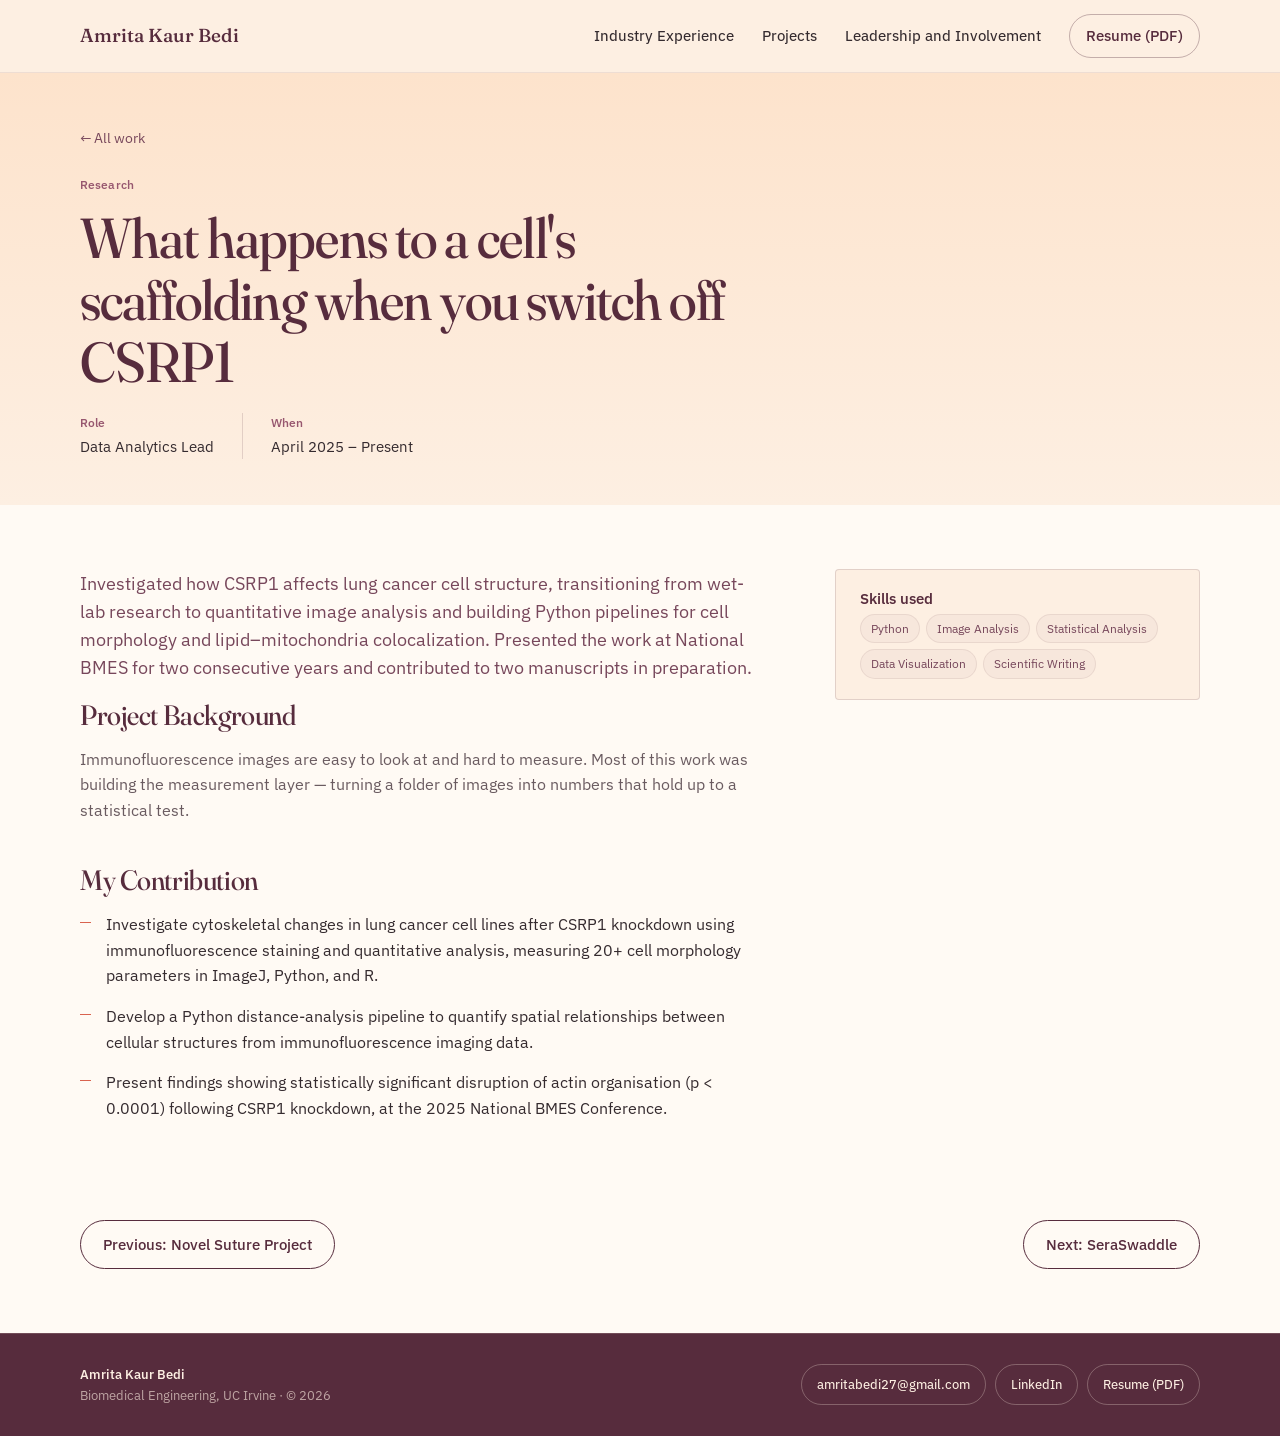
<file: downing-lab.html>
<!DOCTYPE html>
<html lang="en">
<head>
<meta charset="UTF-8" />
<meta name="viewport" content="width=device-width, initial-scale=1.0" />
<title>Downing Lab &mdash; Amrita Kaur Bedi</title>
<meta name="description" content="Investigated how CSRP1 affects lung cancer cell structure, transitioning from wet-lab research to quantitative image analysis and building Python pipelines for cell morphology and lipid–mitochondria colocalization. Presented the work at National BMES for two consecutive years and contributed to two manuscripts in preparation." />
<link rel="preload" href="assets/fonts/Fraunces-SOFTWONKopszwght.woff2" as="font" type="font/woff2" crossorigin />
<link rel="preload" href="assets/fonts/IBMPlexSans-wdthwght.woff2" as="font" type="font/woff2" crossorigin />
<link rel="stylesheet" href="styles.css" />
</head>
<body>
<a class="skip-link" href="#main">Skip to content</a>
<header class="site-header">
  <nav class="nav container" aria-label="Primary">
    <a class="brand" href="index.html">Amrita Kaur Bedi</a>
    <button class="menu-toggle" type="button" aria-expanded="false" aria-controls="nav-links" aria-label="Open navigation menu">
      <span></span><span></span><span></span>
    </button>
    <div class="nav-links" id="nav-links">
      <a href="index.html#industry">Industry Experience</a>
      <a href="index.html#work">Projects</a>
      <a href="index.html#leadership">Leadership and Involvement</a>
      <a class="resume-link" href="assets/Amrita_Kaur_Bedi_Resume.pdf" target="_blank" rel="noopener">Resume (PDF)</a>
    </div>
  </nav>
</header>
<main id="main">

<section class="case-hero">
  <div class="container">
    <a class="back-link" href="index.html#work">&larr; All work</a>
    <p class="meta">Research</p>
    <div class="case-hero-top">
      <div class="case-hero-text">
        <h1>What happens to a cell&#x27;s scaffolding when you switch off CSRP1</h1>
        <dl class="case-meta">
          <div><dt>Role</dt><dd>Data Analytics Lead</dd></div>
          <div><dt>When</dt><dd>April 2025 – Present</dd></div>
        </dl>
      </div>
      
    </div>
  </div>
</section>

<section class="case-body">
  <div class="container case-grid">
    <div>
      <p class="lede">Investigated how CSRP1 affects lung cancer cell structure, transitioning from wet-lab research to quantitative image analysis and building Python pipelines for cell morphology and lipid–mitochondria colocalization. Presented the work at National BMES for two consecutive years and contributed to two manuscripts in preparation.</p>
      <div class="case-block">
        <h2>Project Background</h2>
        <p>Immunofluorescence images are easy to look at and hard to measure. Most of this work was building the measurement layer — turning a folder of images into numbers that hold up to a statistical test.</p>
      </div>
      <div class="case-block">
        <h2>My Contribution</h2>
        <ul class="did"><li>Investigate cytoskeletal changes in lung cancer cell lines after CSRP1 knockdown using immunofluorescence staining and quantitative analysis, measuring 20+ cell morphology parameters in ImageJ, Python, and R.</li><li>Develop a Python distance-analysis pipeline to quantify spatial relationships between cellular structures from immunofluorescence imaging data.</li><li>Present findings showing statistically significant disruption of actin organisation (p &lt; 0.0001) following CSRP1 knockdown, at the 2025 National BMES Conference.</li></ul>
      </div>
      
      
      
      
      
      
      
    </div>
    <div class="case-aside-col">
      <aside class="case-aside">
        <h3>Skills used</h3>
        <div class="tags"><span class="tag" data-skill="python">Python</span><span class="tag" data-skill="imageanalysis">Image Analysis</span><span class="tag" data-skill="stats">Statistical Analysis</span><span class="tag" data-skill="dataviz">Data Visualization</span><span class="tag" data-skill="scientificwriting">Scientific Writing</span></div>
      </aside>
      
    </div>
  </div>
</section>

<section class="case-next">
  <div class="container case-next-inner">
    <div class="hero-actions" style="margin:0">
      <a class="button button-secondary" href="suture-sensor.html">Previous: Novel Suture Project</a>
    </div>
    <div class="hero-actions" style="margin:0">
      <a class="button button-secondary" href="seraswaddle.html">Next: SeraSwaddle</a>
    </div>
  </div>
</section>

</main>
<footer class="footer">
  <div class="container footer-inner">
    <div class="footer-identity">
      <p>Amrita Kaur Bedi</p>
      <p>Biomedical Engineering, UC Irvine &middot; &copy; <span class="year"></span></p>
    </div>
    <div class="footer-links">
      <a href="mailto:amritabedi27@gmail.com">amritabedi27@gmail.com</a>
      <a href="https://www.linkedin.com/in/amritakaurbedi" target="_blank" rel="noopener noreferrer">LinkedIn</a>
      <a href="assets/Amrita_Kaur_Bedi_Resume.pdf" target="_blank" rel="noopener">Resume (PDF)</a>
    </div>
  </div>
</footer>
<script src="script.js"></script>
</body>
</html>
</file>
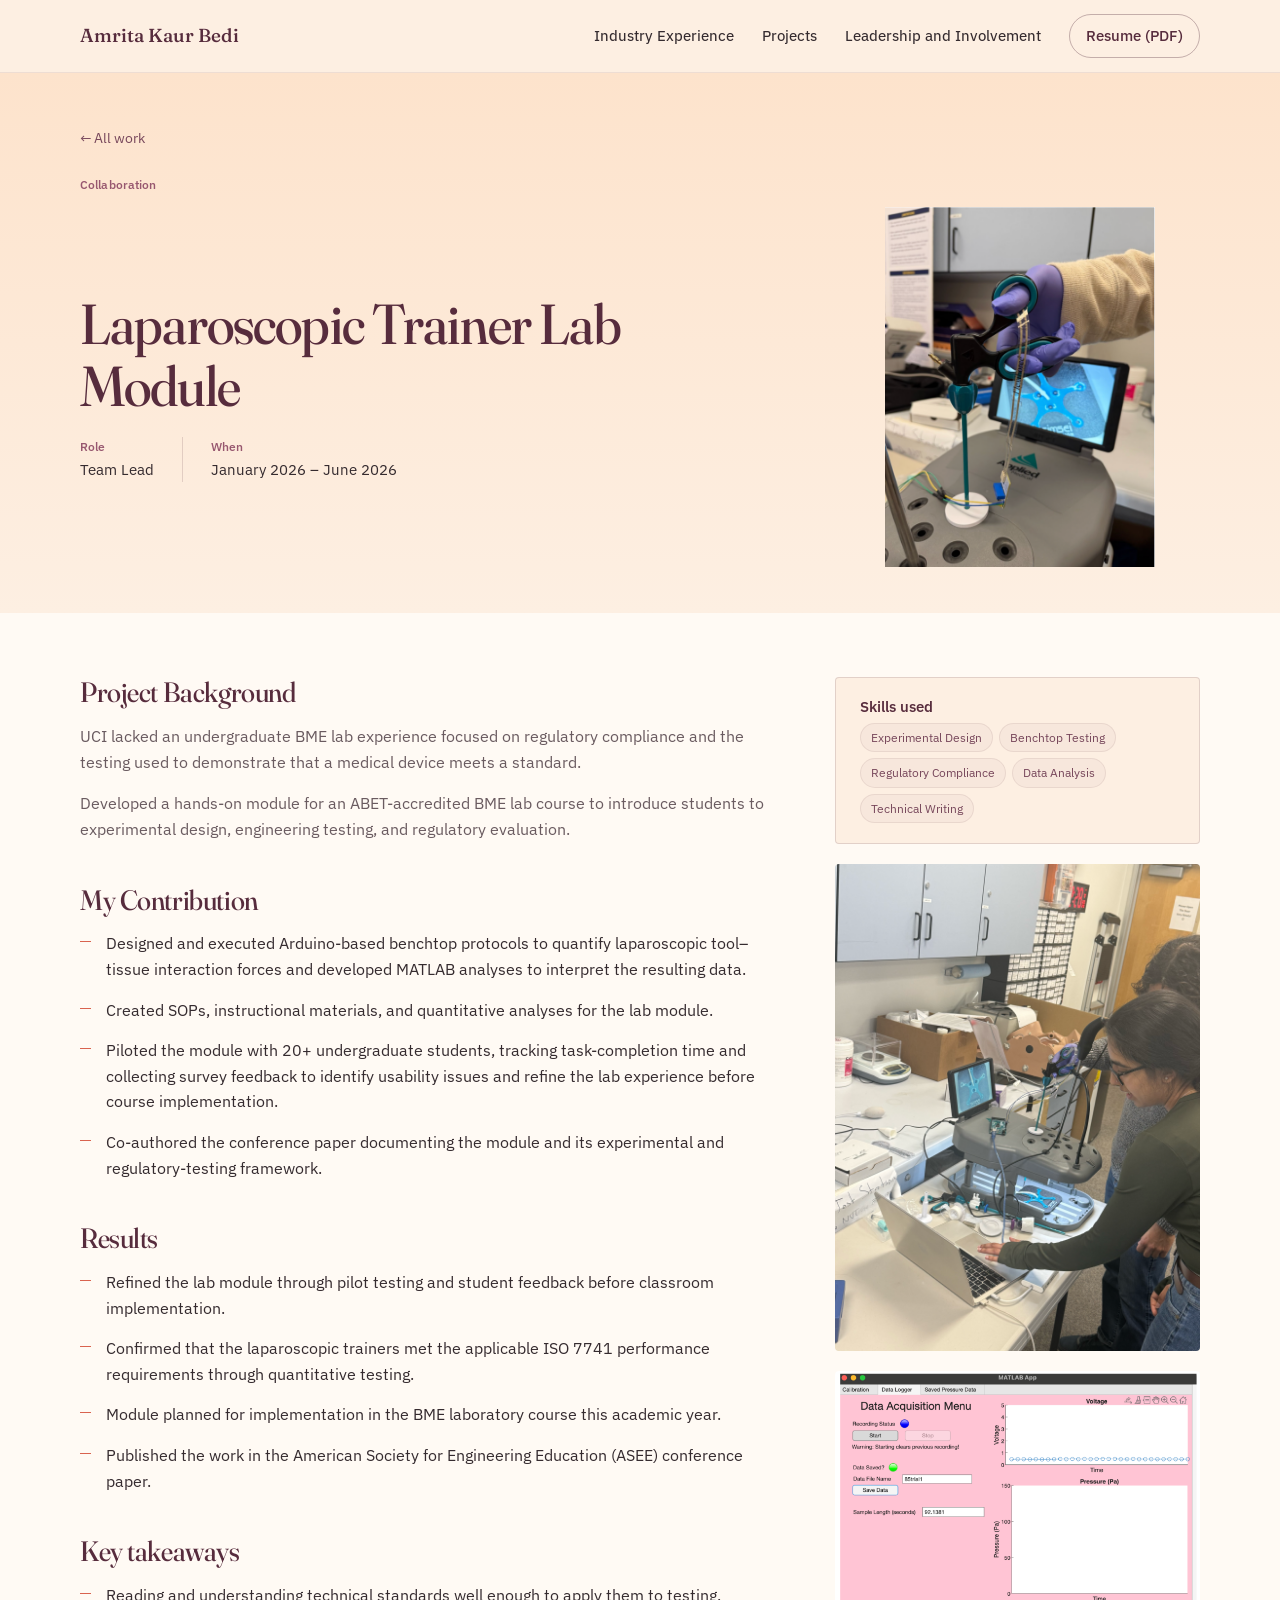
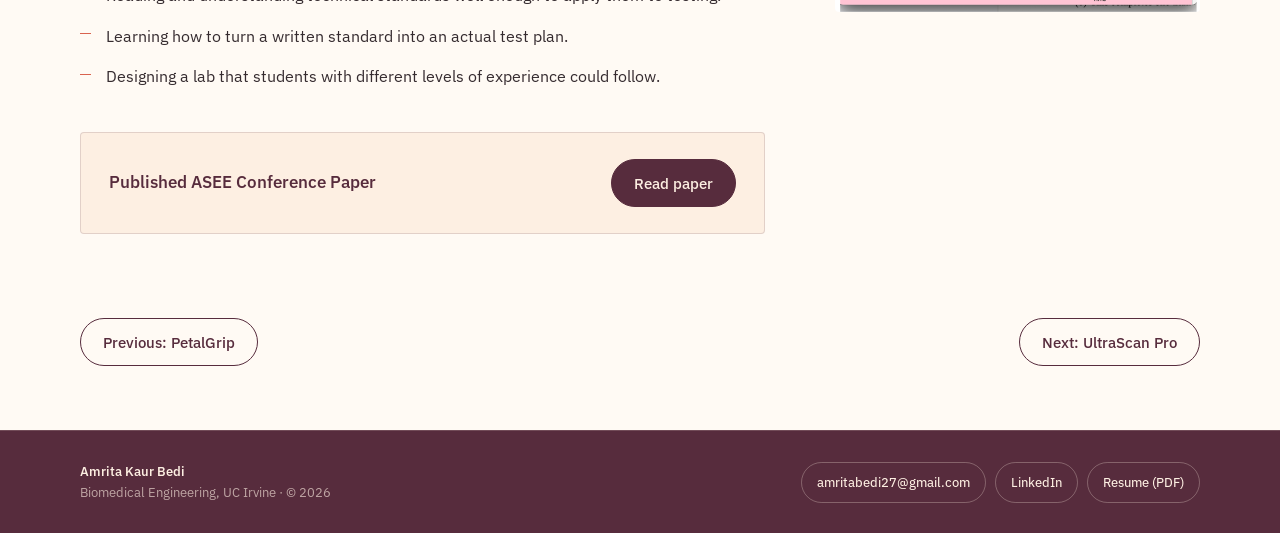
<file: laparoscopic-trainer.html>
<!DOCTYPE html>
<html lang="en">
<head>
<meta charset="UTF-8" />
<meta name="viewport" content="width=device-width, initial-scale=1.0" />
<title>Laparoscopic Trainer Lab Module &mdash; Amrita Kaur Bedi</title>
<meta name="description" content="Created a biomedical engineering lab module that teaches experimental design and regulatory compliance through hands-on device testing, using laparoscopic trainers to assess performance against ISO 7741, and published the work in the American Society for Engineering Education (ASEE) conference paper." />
<link rel="preload" href="assets/fonts/Fraunces-SOFTWONKopszwght.woff2" as="font" type="font/woff2" crossorigin />
<link rel="preload" href="assets/fonts/IBMPlexSans-wdthwght.woff2" as="font" type="font/woff2" crossorigin />
<link rel="stylesheet" href="styles.css" />
</head>
<body>
<a class="skip-link" href="#main">Skip to content</a>
<header class="site-header">
  <nav class="nav container" aria-label="Primary">
    <a class="brand" href="index.html">Amrita Kaur Bedi</a>
    <button class="menu-toggle" type="button" aria-expanded="false" aria-controls="nav-links" aria-label="Open navigation menu">
      <span></span><span></span><span></span>
    </button>
    <div class="nav-links" id="nav-links">
      <a href="index.html#industry">Industry Experience</a>
      <a href="index.html#work">Projects</a>
      <a href="index.html#leadership">Leadership and Involvement</a>
      <a class="resume-link" href="assets/Amrita_Kaur_Bedi_Resume.pdf" target="_blank" rel="noopener">Resume (PDF)</a>
    </div>
  </nav>
</header>
<main id="main">

<section class="case-hero">
  <div class="container">
    <a class="back-link" href="index.html#work">&larr; All work</a>
    <p class="meta">Collaboration</p>
    <div class="case-hero-top">
      <div class="case-hero-text">
        <h1>Laparoscopic Trainer Lab Module</h1>
        <dl class="case-meta">
          <div><dt>Role</dt><dd>Team Lead</dd></div>
          <div><dt>When</dt><dd>January 2026 – June 2026</dd></div>
        </dl>
      </div>
      <figure class="case-hero-image"><img src="assets/laparoscopic-trainer-detail.png" alt="Laparoscopic Trainer Lab Module" loading="lazy"></figure>
    </div>
  </div>
</section>

<section class="case-body">
  <div class="container case-grid">
    <div>
      
      <div class="case-block">
        <h2>Project Background</h2>
        <p>UCI lacked an undergraduate BME lab experience focused on regulatory compliance and the testing used to demonstrate that a medical device meets a standard.</p><p>Developed a hands-on module for an ABET-accredited BME lab course to introduce students to experimental design, engineering testing, and regulatory evaluation.</p>
      </div>
      <div class="case-block">
        <h2>My Contribution</h2>
        <ul class="did"><li>Designed and executed Arduino-based benchtop protocols to quantify laparoscopic tool–tissue interaction forces and developed MATLAB analyses to interpret the resulting data.</li><li>Created SOPs, instructional materials, and quantitative analyses for the lab module.</li><li>Piloted the module with 20+ undergraduate students, tracking task-completion time and collecting survey feedback to identify usability issues and refine the lab experience before course implementation.</li><li>Co-authored the conference paper documenting the module and its experimental and regulatory-testing framework.</li></ul>
      </div>
      
      
      
      <div class="case-block">
        <h2>Results</h2>
        <ul class="did"><li>Refined the lab module through pilot testing and student feedback before classroom implementation.</li><li>Confirmed that the laparoscopic trainers met the applicable ISO 7741 performance requirements through quantitative testing.</li><li>Module planned for implementation in the BME laboratory course this academic year.</li><li>Published the work in the American Society for Engineering Education (ASEE) conference paper.</li></ul>
      </div>
      <div class="case-block">
        <h2>Key takeaways</h2>
        <ul class="did"><li>Reading and understanding technical standards well enough to apply them to testing.</li><li>Learning how to turn a written standard into an actual test plan.</li><li>Designing a lab that students with different levels of experience could follow.</li></ul>
      </div>
      <div class="case-block">
        <div class="publication-card">
          <p class="publication-title">Published ASEE Conference Paper</p>
          <a class="button button-primary" href="https://peer.asee.org/work-in-progress-industry-driven-laboratory-module-using-laparoscopic-trainers-for-undergraduate-biomedical-engineering-education" target="_blank" rel="noopener">Read paper</a>
        </div>
      </div>
      
    </div>
    <div class="case-aside-col">
      <aside class="case-aside">
        <h3>Skills used</h3>
        <div class="tags"><span class="tag" data-skill="expdesign">Experimental Design</span><span class="tag" data-skill="benchtop">Benchtop Testing</span><span class="tag" data-skill="regcompliance">Regulatory Compliance</span><span class="tag" data-skill="dataanalysis">Data Analysis</span><span class="tag" data-skill="techwriting">Technical Writing</span></div>
      </aside>
      <figure class="case-aside-image"><img src="assets/laparoscopic-trainer-detail-2.png" alt="Laparoscopic Trainer Lab Module" loading="lazy"></figure><figure class="case-aside-image"><img src="assets/laparoscopic-trainer-detail-3.png" alt="Laparoscopic Trainer Lab Module" loading="lazy"></figure>
    </div>
  </div>
</section>

<section class="case-next">
  <div class="container case-next-inner">
    <div class="hero-actions" style="margin:0">
      <a class="button button-secondary" href="petalgrip.html">Previous: PetalGrip</a>
    </div>
    <div class="hero-actions" style="margin:0">
      <a class="button button-secondary" href="ultrascan-pro.html">Next: UltraScan Pro</a>
    </div>
  </div>
</section>

</main>
<footer class="footer">
  <div class="container footer-inner">
    <div class="footer-identity">
      <p>Amrita Kaur Bedi</p>
      <p>Biomedical Engineering, UC Irvine &middot; &copy; <span class="year"></span></p>
    </div>
    <div class="footer-links">
      <a href="mailto:amritabedi27@gmail.com">amritabedi27@gmail.com</a>
      <a href="https://www.linkedin.com/in/amritakaurbedi" target="_blank" rel="noopener noreferrer">LinkedIn</a>
      <a href="assets/Amrita_Kaur_Bedi_Resume.pdf" target="_blank" rel="noopener">Resume (PDF)</a>
    </div>
  </div>
</footer>
<script src="script.js"></script>
</body>
</html>
</file>
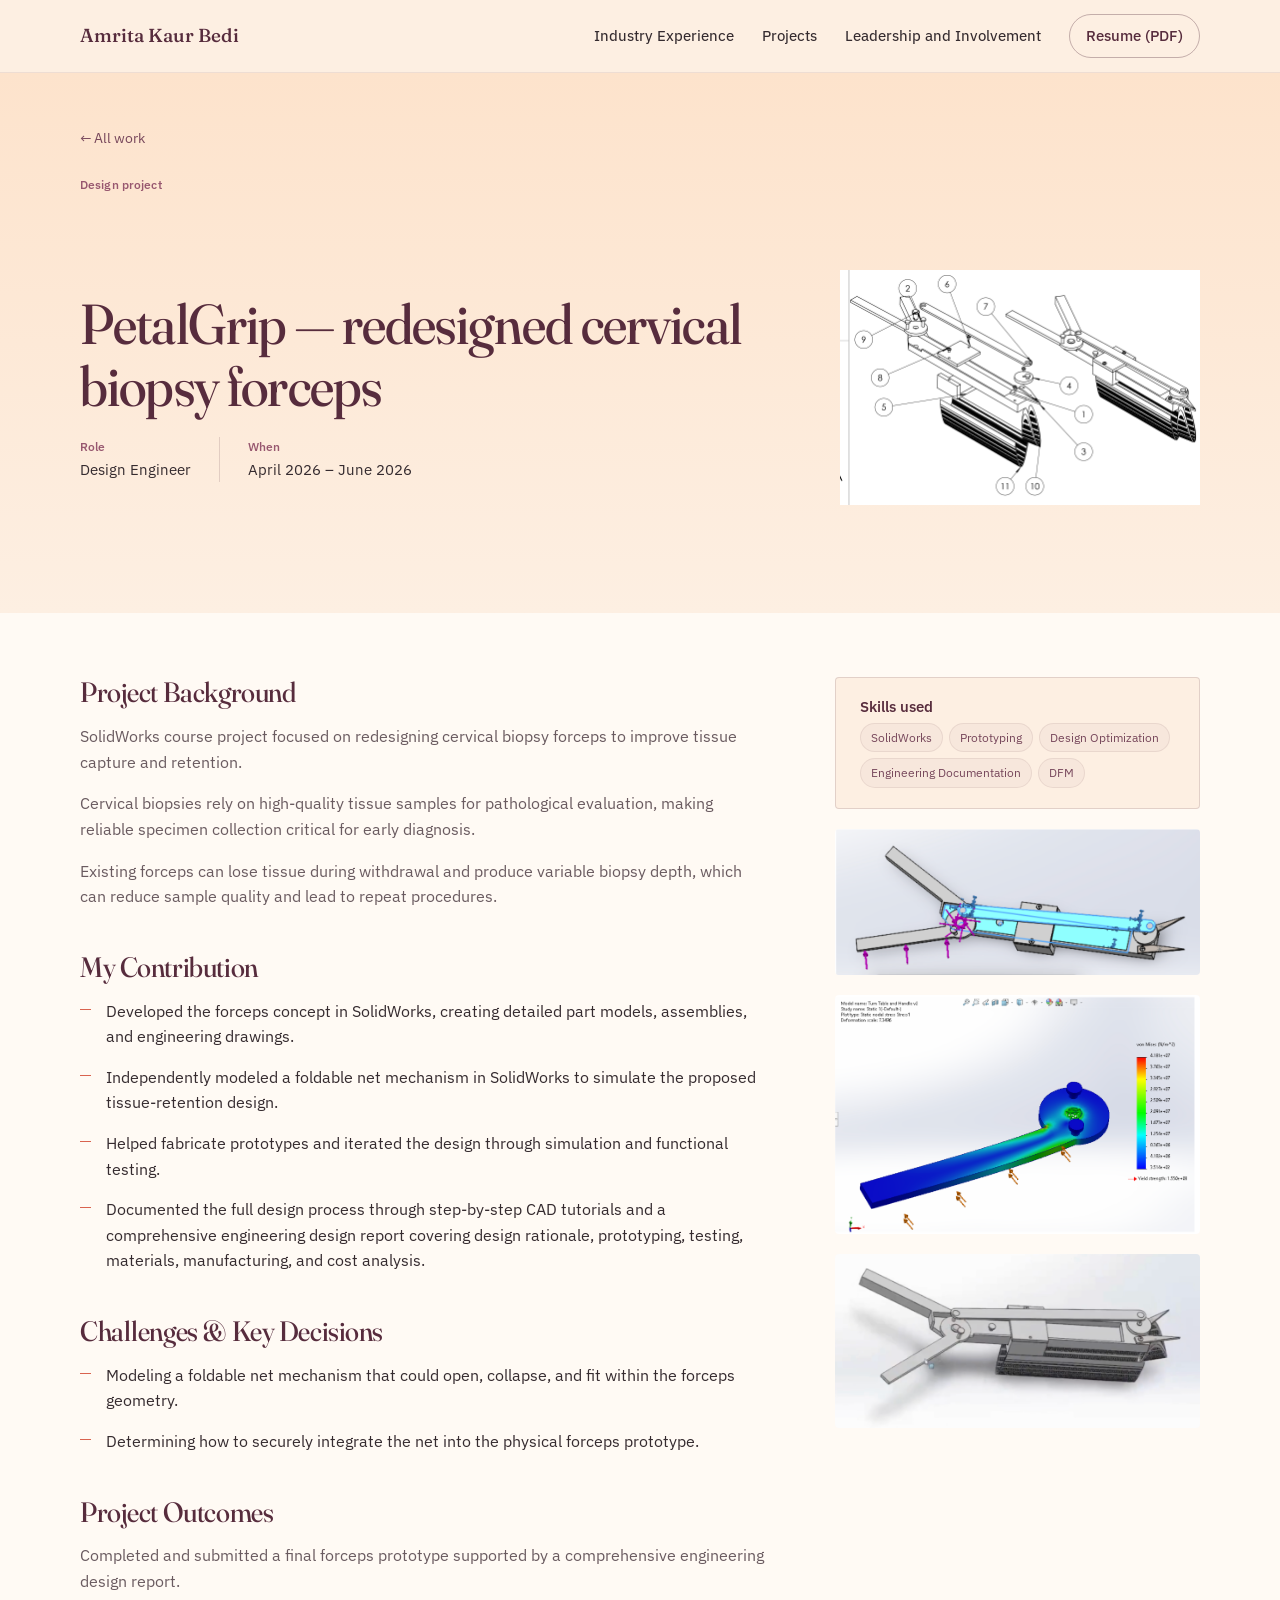
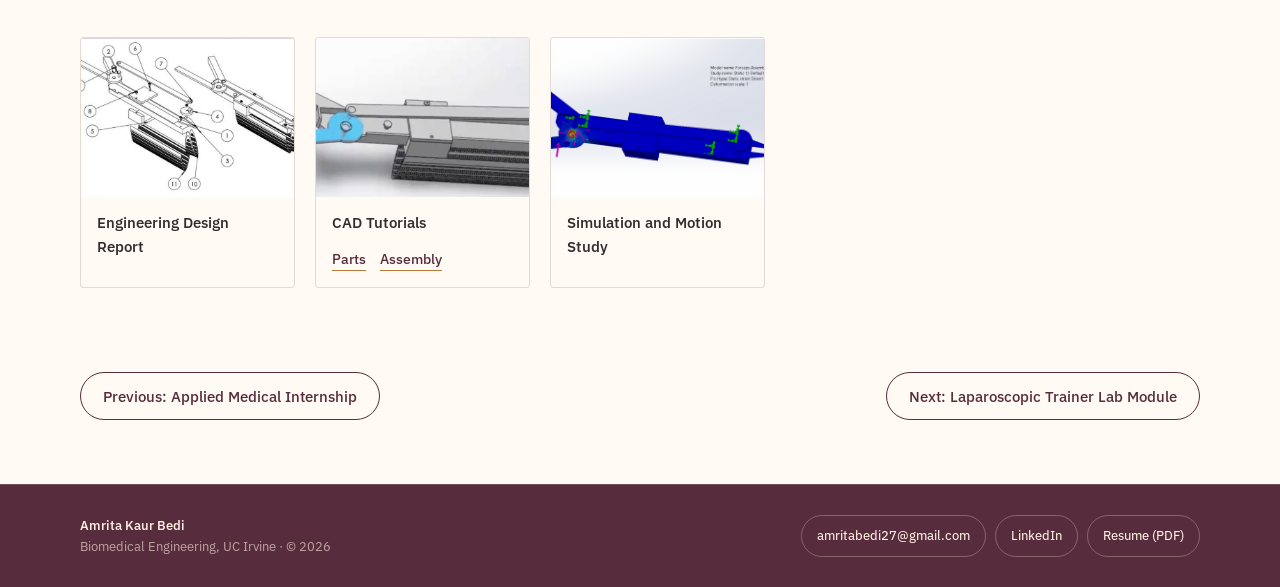
<file: petalgrip.html>
<!DOCTYPE html>
<html lang="en">
<head>
<meta charset="UTF-8" />
<meta name="viewport" content="width=device-width, initial-scale=1.0" />
<title>PetalGrip &mdash; Amrita Kaur Bedi</title>
<meta name="description" content="Redesigned cervical biopsy forceps through CAD, prototyping, simulation, and testing, and documented the design decisions, materials, manufacturing considerations, test results, and cost analysis in a comprehensive engineering report." />
<link rel="preload" href="assets/fonts/Fraunces-SOFTWONKopszwght.woff2" as="font" type="font/woff2" crossorigin />
<link rel="preload" href="assets/fonts/IBMPlexSans-wdthwght.woff2" as="font" type="font/woff2" crossorigin />
<link rel="stylesheet" href="styles.css" />
</head>
<body>
<a class="skip-link" href="#main">Skip to content</a>
<header class="site-header">
  <nav class="nav container" aria-label="Primary">
    <a class="brand" href="index.html">Amrita Kaur Bedi</a>
    <button class="menu-toggle" type="button" aria-expanded="false" aria-controls="nav-links" aria-label="Open navigation menu">
      <span></span><span></span><span></span>
    </button>
    <div class="nav-links" id="nav-links">
      <a href="index.html#industry">Industry Experience</a>
      <a href="index.html#work">Projects</a>
      <a href="index.html#leadership">Leadership and Involvement</a>
      <a class="resume-link" href="assets/Amrita_Kaur_Bedi_Resume.pdf" target="_blank" rel="noopener">Resume (PDF)</a>
    </div>
  </nav>
</header>
<main id="main">

<section class="case-hero">
  <div class="container">
    <a class="back-link" href="index.html#work">&larr; All work</a>
    <p class="meta">Design project</p>
    <div class="case-hero-top">
      <div class="case-hero-text">
        <h1>PetalGrip — redesigned cervical biopsy forceps</h1>
        <dl class="case-meta">
          <div><dt>Role</dt><dd>Design Engineer</dd></div>
          <div><dt>When</dt><dd>April 2026 – June 2026</dd></div>
        </dl>
      </div>
      <figure class="case-hero-image"><img src="assets/petalgrip-hero.png" alt="PetalGrip — redesigned cervical biopsy forceps" loading="lazy"></figure>
    </div>
  </div>
</section>

<section class="case-body">
  <div class="container case-grid">
    <div>
      
      <div class="case-block">
        <h2>Project Background</h2>
        <p>SolidWorks course project focused on redesigning cervical biopsy forceps to improve tissue capture and retention.</p><p>Cervical biopsies rely on high-quality tissue samples for pathological evaluation, making reliable specimen collection critical for early diagnosis.</p><p>Existing forceps can lose tissue during withdrawal and produce variable biopsy depth, which can reduce sample quality and lead to repeat procedures.</p>
      </div>
      <div class="case-block">
        <h2>My Contribution</h2>
        <ul class="did"><li>Developed the forceps concept in SolidWorks, creating detailed part models, assemblies, and engineering drawings.</li><li>Independently modeled a foldable net mechanism in SolidWorks to simulate the proposed tissue-retention design.</li><li>Helped fabricate prototypes and iterated the design through simulation and functional testing.</li><li>Documented the full design process through step-by-step CAD tutorials and a comprehensive engineering design report covering design rationale, prototyping, testing, materials, manufacturing, and cost analysis.</li></ul>
      </div>
      <div class="case-block">
        <h2>Challenges &amp; Key Decisions</h2>
        <ul class="did"><li>Modeling a foldable net mechanism that could open, collapse, and fit within the forceps geometry.</li><li>Determining how to securely integrate the net into the physical forceps prototype.</li></ul>
      </div>
      <div class="case-block">
        <h2>Project Outcomes</h2>
        <p>Completed and submitted a final forceps prototype supported by a comprehensive engineering design report.</p>
      </div>
      <div class="case-block">
        
        <div class="resource-grid"><a class="resource-card" href="assets/PetalGrip_Design_Report.pdf" target="_blank" rel="noopener">
          <img src="assets/petalgrip-report-thumb.png" alt="Engineering Design Report" loading="lazy">
          <p class="resource-title">Engineering Design Report</p>
        </a><div class="resource-card">
          <img src="assets/petalgrip-cad-thumb.png" alt="CAD Tutorials" loading="lazy">
          <p class="resource-title">CAD Tutorials</p>
          <div class="resource-links"><a href="https://www.youtube.com/watch?v=vp34r5lha5o" target="_blank" rel="noopener">Parts</a><a href="https://www.youtube.com/watch?v=iFjUac2jj04" target="_blank" rel="noopener">Assembly</a></div>
        </div><a class="resource-card" href="https://youtu.be/lUmuVqZAFyg" target="_blank" rel="noopener">
          <img src="assets/petalgrip-sim-thumb.png" alt="Simulation and Motion Study" loading="lazy">
          <p class="resource-title">Simulation and Motion Study</p>
        </a></div>
      </div>
      
      
      
      
    </div>
    <div class="case-aside-col">
      <aside class="case-aside">
        <h3>Skills used</h3>
        <div class="tags"><span class="tag" data-skill="solidworks">SolidWorks</span><span class="tag" data-skill="prototyping">Prototyping</span><span class="tag" data-skill="optimization">Design Optimization</span><span class="tag" data-skill="documentation">Engineering Documentation</span><span class="tag" data-skill="dfm">DFM</span></div>
      </aside>
      <figure class="case-aside-image"><img src="assets/petalgrip-sim-detail.png" alt="PetalGrip — redesigned cervical biopsy forceps" loading="lazy"></figure><figure class="case-aside-image"><img src="assets/petalgrip-sim-detail-2.png" alt="PetalGrip — redesigned cervical biopsy forceps" loading="lazy"></figure><figure class="case-aside-image"><img src="assets/petalgrip-sim-detail-3.png" alt="PetalGrip — redesigned cervical biopsy forceps" loading="lazy"></figure>
    </div>
  </div>
</section>

<section class="case-next">
  <div class="container case-next-inner">
    <div class="hero-actions" style="margin:0">
      <a class="button button-secondary" href="applied-medical.html">Previous: Applied Medical Internship</a>
    </div>
    <div class="hero-actions" style="margin:0">
      <a class="button button-secondary" href="laparoscopic-trainer.html">Next: Laparoscopic Trainer Lab Module</a>
    </div>
  </div>
</section>

</main>
<footer class="footer">
  <div class="container footer-inner">
    <div class="footer-identity">
      <p>Amrita Kaur Bedi</p>
      <p>Biomedical Engineering, UC Irvine &middot; &copy; <span class="year"></span></p>
    </div>
    <div class="footer-links">
      <a href="mailto:amritabedi27@gmail.com">amritabedi27@gmail.com</a>
      <a href="https://www.linkedin.com/in/amritakaurbedi" target="_blank" rel="noopener noreferrer">LinkedIn</a>
      <a href="assets/Amrita_Kaur_Bedi_Resume.pdf" target="_blank" rel="noopener">Resume (PDF)</a>
    </div>
  </div>
</footer>
<script src="script.js"></script>
</body>
</html>
</file>
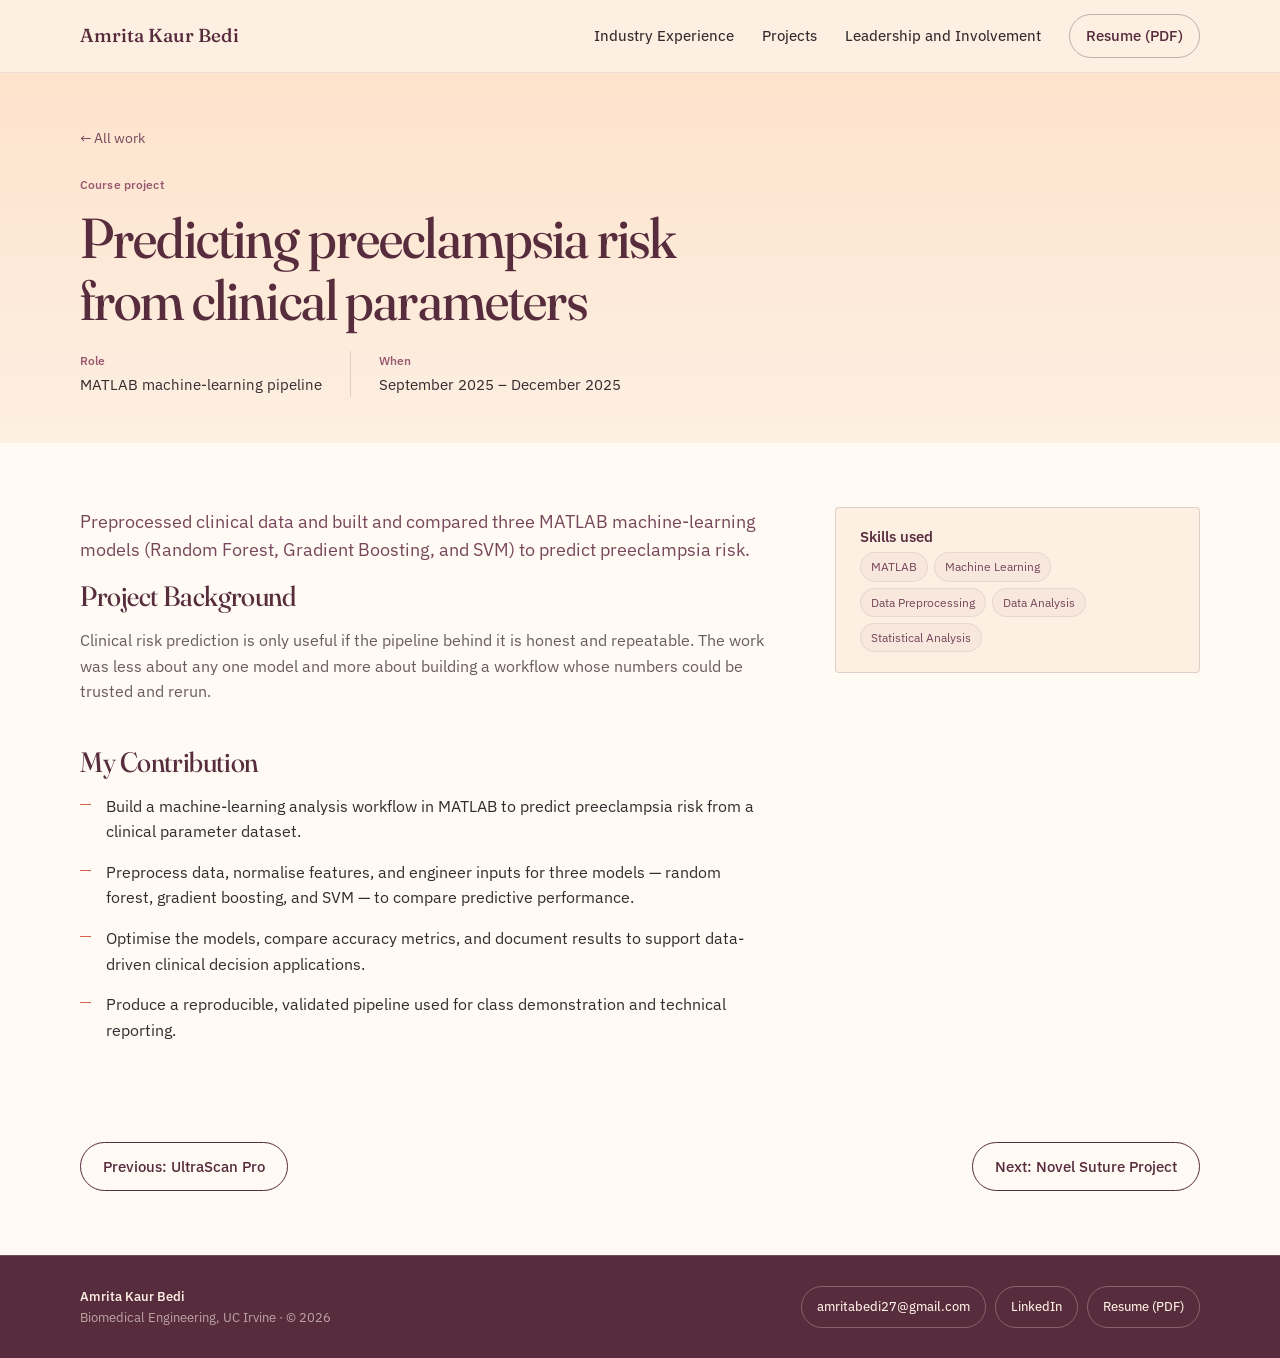
<file: preeclampsia-ml.html>
<!DOCTYPE html>
<html lang="en">
<head>
<meta charset="UTF-8" />
<meta name="viewport" content="width=device-width, initial-scale=1.0" />
<title>Preeclampsia Risk Prediction &mdash; Amrita Kaur Bedi</title>
<meta name="description" content="Preprocessed clinical data and built and compared three MATLAB machine-learning models (Random Forest, Gradient Boosting, and SVM) to predict preeclampsia risk." />
<link rel="preload" href="assets/fonts/Fraunces-SOFTWONKopszwght.woff2" as="font" type="font/woff2" crossorigin />
<link rel="preload" href="assets/fonts/IBMPlexSans-wdthwght.woff2" as="font" type="font/woff2" crossorigin />
<link rel="stylesheet" href="styles.css" />
</head>
<body>
<a class="skip-link" href="#main">Skip to content</a>
<header class="site-header">
  <nav class="nav container" aria-label="Primary">
    <a class="brand" href="index.html">Amrita Kaur Bedi</a>
    <button class="menu-toggle" type="button" aria-expanded="false" aria-controls="nav-links" aria-label="Open navigation menu">
      <span></span><span></span><span></span>
    </button>
    <div class="nav-links" id="nav-links">
      <a href="index.html#industry">Industry Experience</a>
      <a href="index.html#work">Projects</a>
      <a href="index.html#leadership">Leadership and Involvement</a>
      <a class="resume-link" href="assets/Amrita_Kaur_Bedi_Resume.pdf" target="_blank" rel="noopener">Resume (PDF)</a>
    </div>
  </nav>
</header>
<main id="main">

<section class="case-hero">
  <div class="container">
    <a class="back-link" href="index.html#work">&larr; All work</a>
    <p class="meta">Course project</p>
    <div class="case-hero-top">
      <div class="case-hero-text">
        <h1>Predicting preeclampsia risk from clinical parameters</h1>
        <dl class="case-meta">
          <div><dt>Role</dt><dd>MATLAB machine-learning pipeline</dd></div>
          <div><dt>When</dt><dd>September 2025 – December 2025</dd></div>
        </dl>
      </div>
      
    </div>
  </div>
</section>

<section class="case-body">
  <div class="container case-grid">
    <div>
      <p class="lede">Preprocessed clinical data and built and compared three MATLAB machine-learning models (Random Forest, Gradient Boosting, and SVM) to predict preeclampsia risk.</p>
      <div class="case-block">
        <h2>Project Background</h2>
        <p>Clinical risk prediction is only useful if the pipeline behind it is honest and repeatable. The work was less about any one model and more about building a workflow whose numbers could be trusted and rerun.</p>
      </div>
      <div class="case-block">
        <h2>My Contribution</h2>
        <ul class="did"><li>Build a machine-learning analysis workflow in MATLAB to predict preeclampsia risk from a clinical parameter dataset.</li><li>Preprocess data, normalise features, and engineer inputs for three models — random forest, gradient boosting, and SVM — to compare predictive performance.</li><li>Optimise the models, compare accuracy metrics, and document results to support data-driven clinical decision applications.</li><li>Produce a reproducible, validated pipeline used for class demonstration and technical reporting.</li></ul>
      </div>
      
      
      
      
      
      
      
    </div>
    <div class="case-aside-col">
      <aside class="case-aside">
        <h3>Skills used</h3>
        <div class="tags"><span class="tag" data-skill="matlab">MATLAB</span><span class="tag" data-skill="ml">Machine Learning</span><span class="tag" data-skill="datapreprocessing">Data Preprocessing</span><span class="tag" data-skill="dataanalysis">Data Analysis</span><span class="tag" data-skill="stats">Statistical Analysis</span></div>
      </aside>
      
    </div>
  </div>
</section>

<section class="case-next">
  <div class="container case-next-inner">
    <div class="hero-actions" style="margin:0">
      <a class="button button-secondary" href="ultrascan-pro.html">Previous: UltraScan Pro</a>
    </div>
    <div class="hero-actions" style="margin:0">
      <a class="button button-secondary" href="suture-sensor.html">Next: Novel Suture Project</a>
    </div>
  </div>
</section>

</main>
<footer class="footer">
  <div class="container footer-inner">
    <div class="footer-identity">
      <p>Amrita Kaur Bedi</p>
      <p>Biomedical Engineering, UC Irvine &middot; &copy; <span class="year"></span></p>
    </div>
    <div class="footer-links">
      <a href="mailto:amritabedi27@gmail.com">amritabedi27@gmail.com</a>
      <a href="https://www.linkedin.com/in/amritakaurbedi" target="_blank" rel="noopener noreferrer">LinkedIn</a>
      <a href="assets/Amrita_Kaur_Bedi_Resume.pdf" target="_blank" rel="noopener">Resume (PDF)</a>
    </div>
  </div>
</footer>
<script src="script.js"></script>
</body>
</html>
</file>
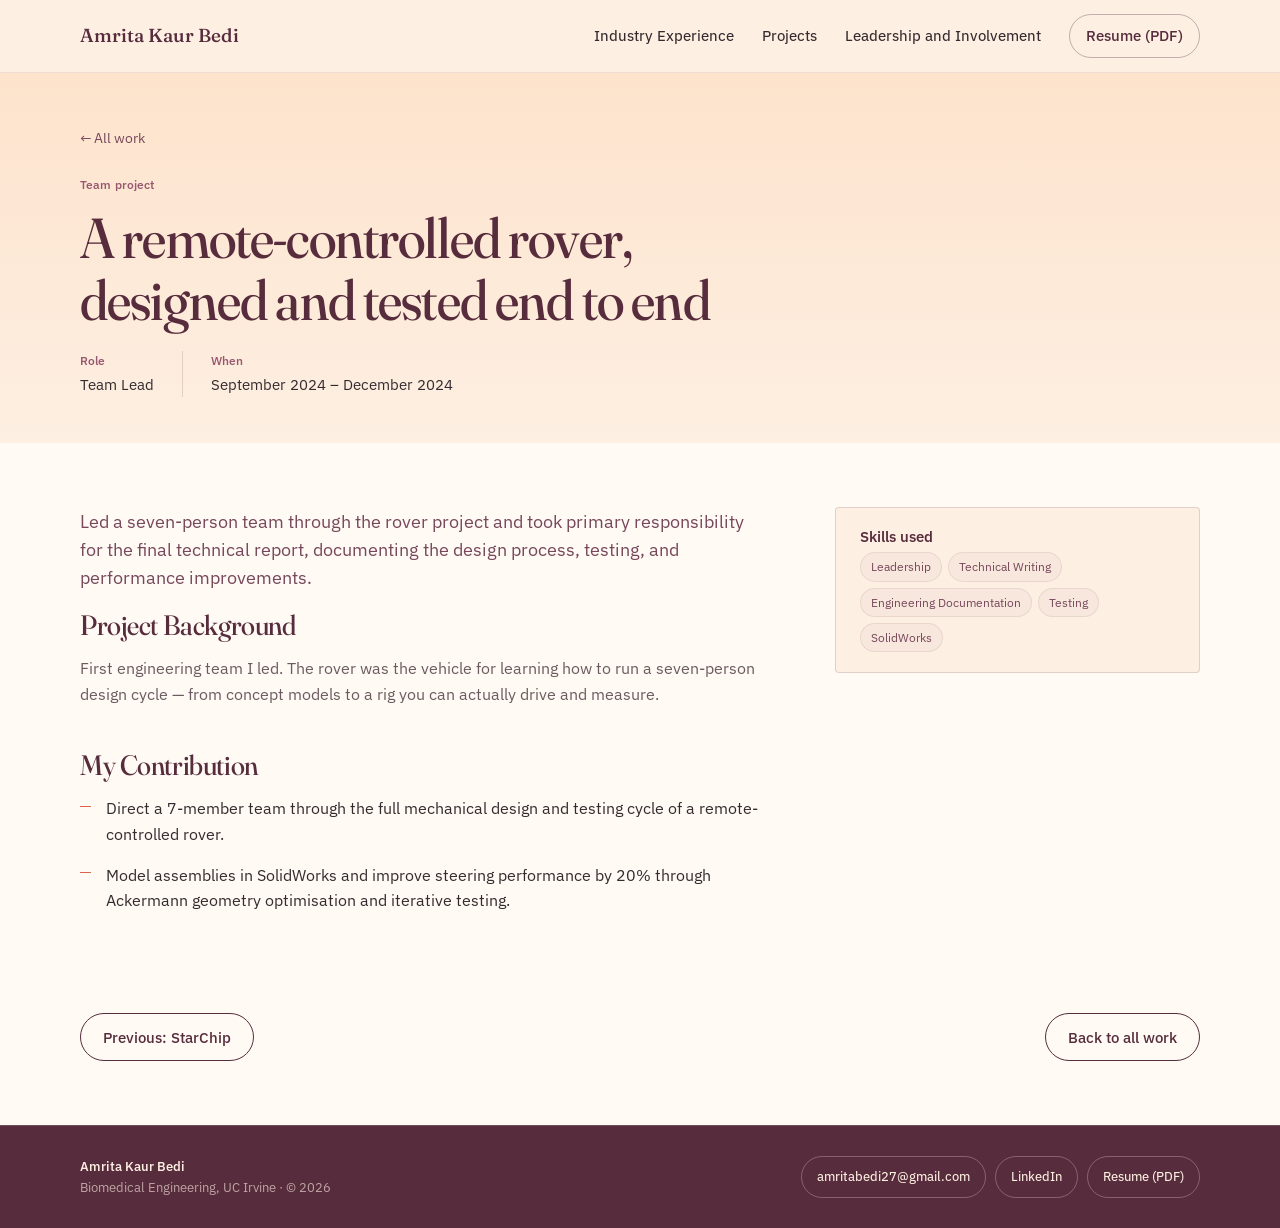
<file: rc-rover.html>
<!DOCTYPE html>
<html lang="en">
<head>
<meta charset="UTF-8" />
<meta name="viewport" content="width=device-width, initial-scale=1.0" />
<title>Remote Controlled Rover &mdash; Amrita Kaur Bedi</title>
<meta name="description" content="Led a seven-person team through the rover project and took primary responsibility for the final technical report, documenting the design process, testing, and performance improvements." />
<link rel="preload" href="assets/fonts/Fraunces-SOFTWONKopszwght.woff2" as="font" type="font/woff2" crossorigin />
<link rel="preload" href="assets/fonts/IBMPlexSans-wdthwght.woff2" as="font" type="font/woff2" crossorigin />
<link rel="stylesheet" href="styles.css" />
</head>
<body>
<a class="skip-link" href="#main">Skip to content</a>
<header class="site-header">
  <nav class="nav container" aria-label="Primary">
    <a class="brand" href="index.html">Amrita Kaur Bedi</a>
    <button class="menu-toggle" type="button" aria-expanded="false" aria-controls="nav-links" aria-label="Open navigation menu">
      <span></span><span></span><span></span>
    </button>
    <div class="nav-links" id="nav-links">
      <a href="index.html#industry">Industry Experience</a>
      <a href="index.html#work">Projects</a>
      <a href="index.html#leadership">Leadership and Involvement</a>
      <a class="resume-link" href="assets/Amrita_Kaur_Bedi_Resume.pdf" target="_blank" rel="noopener">Resume (PDF)</a>
    </div>
  </nav>
</header>
<main id="main">

<section class="case-hero">
  <div class="container">
    <a class="back-link" href="index.html#work">&larr; All work</a>
    <p class="meta">Team project</p>
    <div class="case-hero-top">
      <div class="case-hero-text">
        <h1>A remote-controlled rover, designed and tested end to end</h1>
        <dl class="case-meta">
          <div><dt>Role</dt><dd>Team Lead</dd></div>
          <div><dt>When</dt><dd>September 2024 – December 2024</dd></div>
        </dl>
      </div>
      
    </div>
  </div>
</section>

<section class="case-body">
  <div class="container case-grid">
    <div>
      <p class="lede">Led a seven-person team through the rover project and took primary responsibility for the final technical report, documenting the design process, testing, and performance improvements.</p>
      <div class="case-block">
        <h2>Project Background</h2>
        <p>First engineering team I led. The rover was the vehicle for learning how to run a seven-person design cycle — from concept models to a rig you can actually drive and measure.</p>
      </div>
      <div class="case-block">
        <h2>My Contribution</h2>
        <ul class="did"><li>Direct a 7-member team through the full mechanical design and testing cycle of a remote-controlled rover.</li><li>Model assemblies in SolidWorks and improve steering performance by 20% through Ackermann geometry optimisation and iterative testing.</li></ul>
      </div>
      
      
      
      
      
      
      
    </div>
    <div class="case-aside-col">
      <aside class="case-aside">
        <h3>Skills used</h3>
        <div class="tags"><span class="tag" data-skill="leadership">Leadership</span><span class="tag" data-skill="techwriting">Technical Writing</span><span class="tag" data-skill="documentation">Engineering Documentation</span><span class="tag" data-skill="testing">Testing</span><span class="tag" data-skill="solidworks">SolidWorks</span></div>
      </aside>
      
    </div>
  </div>
</section>

<section class="case-next">
  <div class="container case-next-inner">
    <div class="hero-actions" style="margin:0">
      <a class="button button-secondary" href="starchip.html">Previous: StarChip</a>
    </div>
    <div class="hero-actions" style="margin:0">
      <a class="button button-secondary" href="index.html#work">Back to all work</a>
    </div>
  </div>
</section>

</main>
<footer class="footer">
  <div class="container footer-inner">
    <div class="footer-identity">
      <p>Amrita Kaur Bedi</p>
      <p>Biomedical Engineering, UC Irvine &middot; &copy; <span class="year"></span></p>
    </div>
    <div class="footer-links">
      <a href="mailto:amritabedi27@gmail.com">amritabedi27@gmail.com</a>
      <a href="https://www.linkedin.com/in/amritakaurbedi" target="_blank" rel="noopener noreferrer">LinkedIn</a>
      <a href="assets/Amrita_Kaur_Bedi_Resume.pdf" target="_blank" rel="noopener">Resume (PDF)</a>
    </div>
  </div>
</footer>
<script src="script.js"></script>
</body>
</html>
</file>
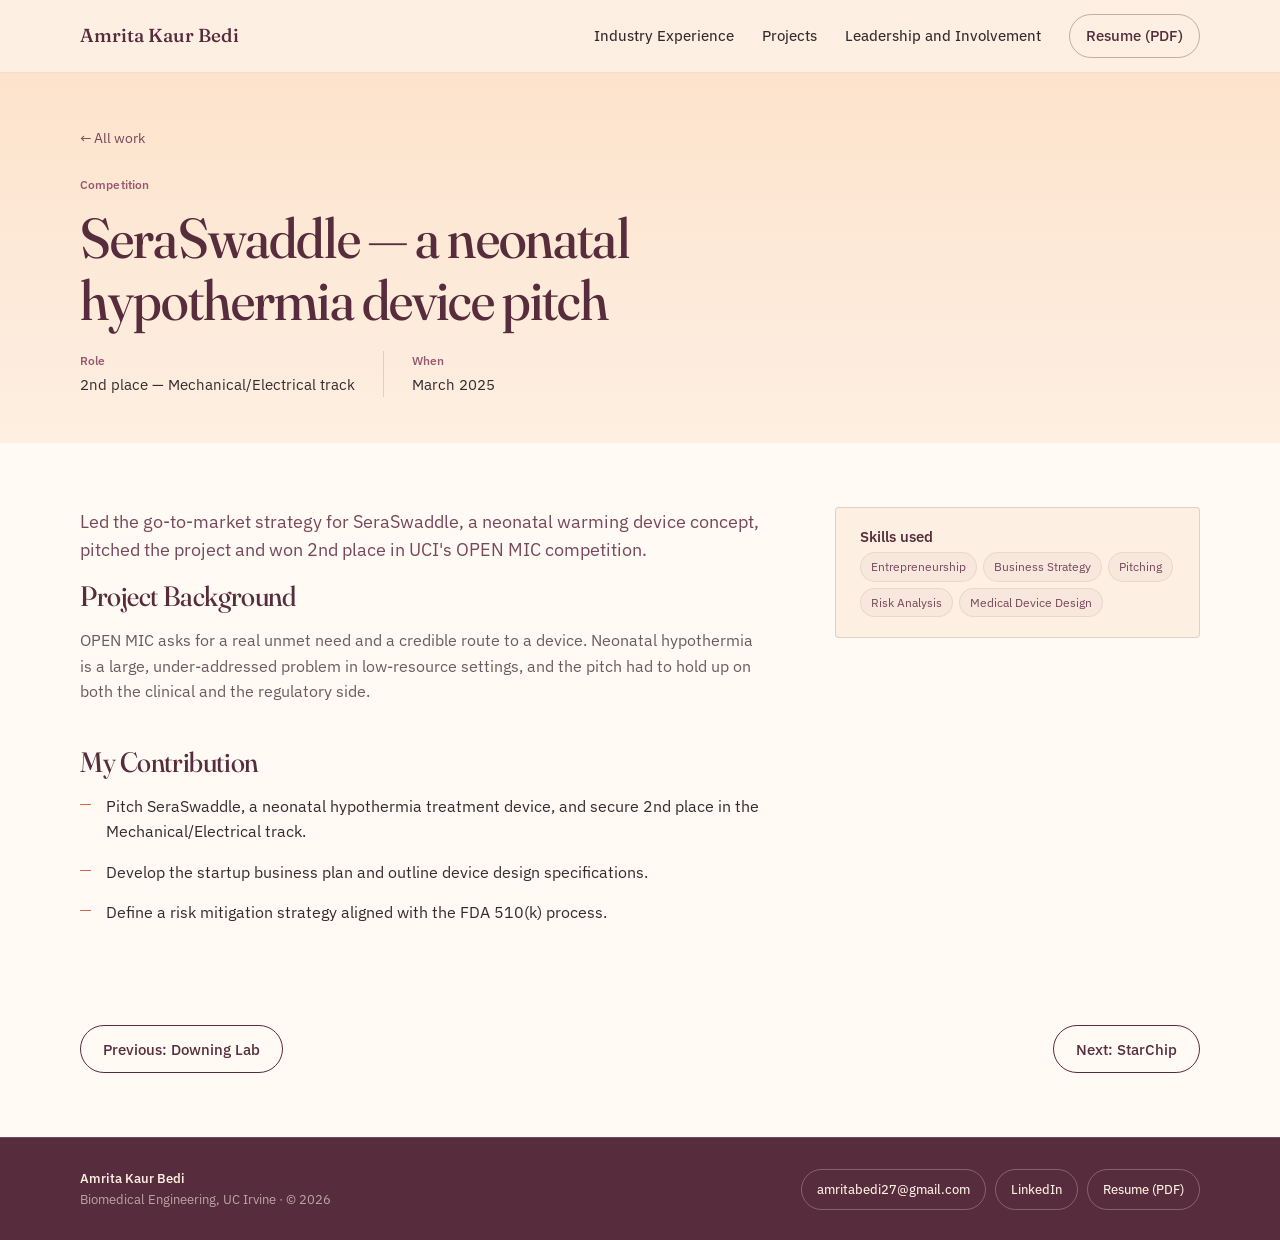
<file: seraswaddle.html>
<!DOCTYPE html>
<html lang="en">
<head>
<meta charset="UTF-8" />
<meta name="viewport" content="width=device-width, initial-scale=1.0" />
<title>SeraSwaddle &mdash; Amrita Kaur Bedi</title>
<meta name="description" content="Led the go-to-market strategy for SeraSwaddle, a neonatal warming device concept, pitched the project and won 2nd place in UCI&#x27;s OPEN MIC competition." />
<link rel="preload" href="assets/fonts/Fraunces-SOFTWONKopszwght.woff2" as="font" type="font/woff2" crossorigin />
<link rel="preload" href="assets/fonts/IBMPlexSans-wdthwght.woff2" as="font" type="font/woff2" crossorigin />
<link rel="stylesheet" href="styles.css" />
</head>
<body>
<a class="skip-link" href="#main">Skip to content</a>
<header class="site-header">
  <nav class="nav container" aria-label="Primary">
    <a class="brand" href="index.html">Amrita Kaur Bedi</a>
    <button class="menu-toggle" type="button" aria-expanded="false" aria-controls="nav-links" aria-label="Open navigation menu">
      <span></span><span></span><span></span>
    </button>
    <div class="nav-links" id="nav-links">
      <a href="index.html#industry">Industry Experience</a>
      <a href="index.html#work">Projects</a>
      <a href="index.html#leadership">Leadership and Involvement</a>
      <a class="resume-link" href="assets/Amrita_Kaur_Bedi_Resume.pdf" target="_blank" rel="noopener">Resume (PDF)</a>
    </div>
  </nav>
</header>
<main id="main">

<section class="case-hero">
  <div class="container">
    <a class="back-link" href="index.html#work">&larr; All work</a>
    <p class="meta">Competition</p>
    <div class="case-hero-top">
      <div class="case-hero-text">
        <h1>SeraSwaddle — a neonatal hypothermia device pitch</h1>
        <dl class="case-meta">
          <div><dt>Role</dt><dd>2nd place — Mechanical/Electrical track</dd></div>
          <div><dt>When</dt><dd>March 2025</dd></div>
        </dl>
      </div>
      
    </div>
  </div>
</section>

<section class="case-body">
  <div class="container case-grid">
    <div>
      <p class="lede">Led the go-to-market strategy for SeraSwaddle, a neonatal warming device concept, pitched the project and won 2nd place in UCI&#x27;s OPEN MIC competition.</p>
      <div class="case-block">
        <h2>Project Background</h2>
        <p>OPEN MIC asks for a real unmet need and a credible route to a device. Neonatal hypothermia is a large, under-addressed problem in low-resource settings, and the pitch had to hold up on both the clinical and the regulatory side.</p>
      </div>
      <div class="case-block">
        <h2>My Contribution</h2>
        <ul class="did"><li>Pitch SeraSwaddle, a neonatal hypothermia treatment device, and secure 2nd place in the Mechanical/Electrical track.</li><li>Develop the startup business plan and outline device design specifications.</li><li>Define a risk mitigation strategy aligned with the FDA 510(k) process.</li></ul>
      </div>
      
      
      
      
      
      
      
    </div>
    <div class="case-aside-col">
      <aside class="case-aside">
        <h3>Skills used</h3>
        <div class="tags"><span class="tag" data-skill="entrepreneurship">Entrepreneurship</span><span class="tag" data-skill="bizstrategy">Business Strategy</span><span class="tag" data-skill="pitching">Pitching</span><span class="tag" data-skill="riskanalysis">Risk Analysis</span><span class="tag" data-skill="meddevice">Medical Device Design</span></div>
      </aside>
      
    </div>
  </div>
</section>

<section class="case-next">
  <div class="container case-next-inner">
    <div class="hero-actions" style="margin:0">
      <a class="button button-secondary" href="downing-lab.html">Previous: Downing Lab</a>
    </div>
    <div class="hero-actions" style="margin:0">
      <a class="button button-secondary" href="starchip.html">Next: StarChip</a>
    </div>
  </div>
</section>

</main>
<footer class="footer">
  <div class="container footer-inner">
    <div class="footer-identity">
      <p>Amrita Kaur Bedi</p>
      <p>Biomedical Engineering, UC Irvine &middot; &copy; <span class="year"></span></p>
    </div>
    <div class="footer-links">
      <a href="mailto:amritabedi27@gmail.com">amritabedi27@gmail.com</a>
      <a href="https://www.linkedin.com/in/amritakaurbedi" target="_blank" rel="noopener noreferrer">LinkedIn</a>
      <a href="assets/Amrita_Kaur_Bedi_Resume.pdf" target="_blank" rel="noopener">Resume (PDF)</a>
    </div>
  </div>
</footer>
<script src="script.js"></script>
</body>
</html>
</file>
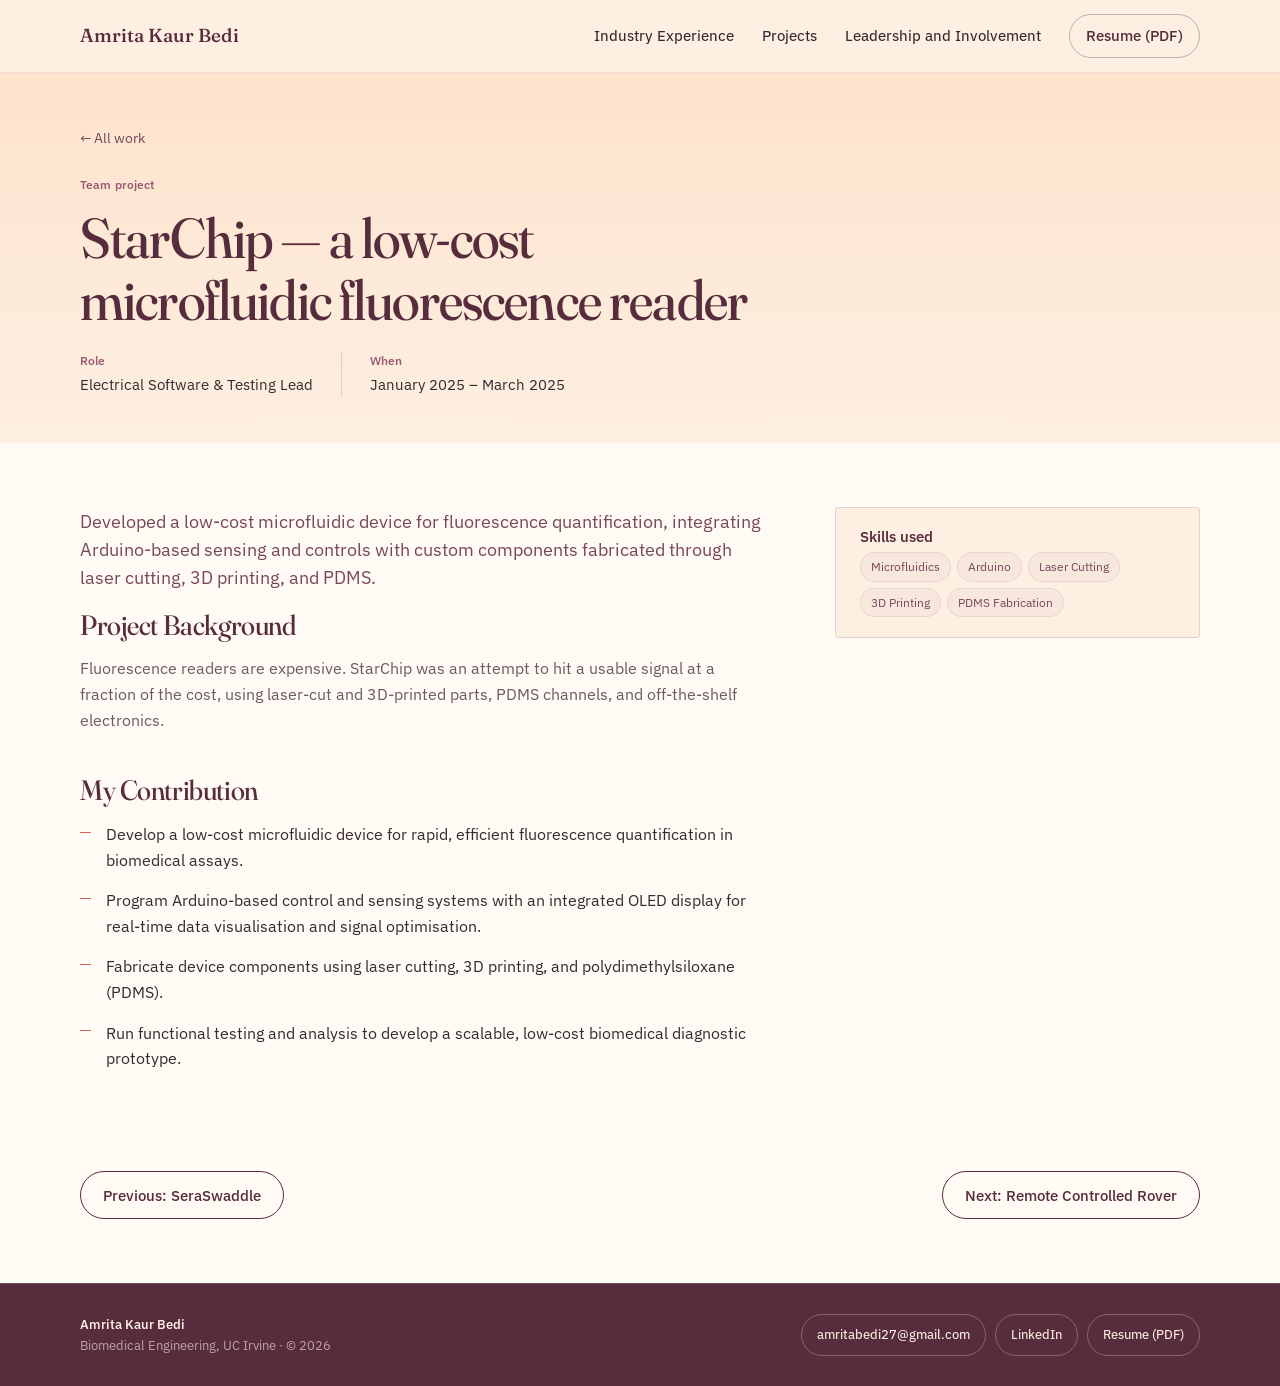
<file: starchip.html>
<!DOCTYPE html>
<html lang="en">
<head>
<meta charset="UTF-8" />
<meta name="viewport" content="width=device-width, initial-scale=1.0" />
<title>StarChip &mdash; Amrita Kaur Bedi</title>
<meta name="description" content="Developed a low-cost microfluidic device for fluorescence quantification, integrating Arduino-based sensing and controls with custom components fabricated through laser cutting, 3D printing, and PDMS." />
<link rel="preload" href="assets/fonts/Fraunces-SOFTWONKopszwght.woff2" as="font" type="font/woff2" crossorigin />
<link rel="preload" href="assets/fonts/IBMPlexSans-wdthwght.woff2" as="font" type="font/woff2" crossorigin />
<link rel="stylesheet" href="styles.css" />
</head>
<body>
<a class="skip-link" href="#main">Skip to content</a>
<header class="site-header">
  <nav class="nav container" aria-label="Primary">
    <a class="brand" href="index.html">Amrita Kaur Bedi</a>
    <button class="menu-toggle" type="button" aria-expanded="false" aria-controls="nav-links" aria-label="Open navigation menu">
      <span></span><span></span><span></span>
    </button>
    <div class="nav-links" id="nav-links">
      <a href="index.html#industry">Industry Experience</a>
      <a href="index.html#work">Projects</a>
      <a href="index.html#leadership">Leadership and Involvement</a>
      <a class="resume-link" href="assets/Amrita_Kaur_Bedi_Resume.pdf" target="_blank" rel="noopener">Resume (PDF)</a>
    </div>
  </nav>
</header>
<main id="main">

<section class="case-hero">
  <div class="container">
    <a class="back-link" href="index.html#work">&larr; All work</a>
    <p class="meta">Team project</p>
    <div class="case-hero-top">
      <div class="case-hero-text">
        <h1>StarChip — a low-cost microfluidic fluorescence reader</h1>
        <dl class="case-meta">
          <div><dt>Role</dt><dd>Electrical Software &amp; Testing Lead</dd></div>
          <div><dt>When</dt><dd>January 2025 – March 2025</dd></div>
        </dl>
      </div>
      
    </div>
  </div>
</section>

<section class="case-body">
  <div class="container case-grid">
    <div>
      <p class="lede">Developed a low-cost microfluidic device for fluorescence quantification, integrating Arduino-based sensing and controls with custom components fabricated through laser cutting, 3D printing, and PDMS.</p>
      <div class="case-block">
        <h2>Project Background</h2>
        <p>Fluorescence readers are expensive. StarChip was an attempt to hit a usable signal at a fraction of the cost, using laser-cut and 3D-printed parts, PDMS channels, and off-the-shelf electronics.</p>
      </div>
      <div class="case-block">
        <h2>My Contribution</h2>
        <ul class="did"><li>Develop a low-cost microfluidic device for rapid, efficient fluorescence quantification in biomedical assays.</li><li>Program Arduino-based control and sensing systems with an integrated OLED display for real-time data visualisation and signal optimisation.</li><li>Fabricate device components using laser cutting, 3D printing, and polydimethylsiloxane (PDMS).</li><li>Run functional testing and analysis to develop a scalable, low-cost biomedical diagnostic prototype.</li></ul>
      </div>
      
      
      
      
      
      
      
    </div>
    <div class="case-aside-col">
      <aside class="case-aside">
        <h3>Skills used</h3>
        <div class="tags"><span class="tag" data-skill="microfluidics">Microfluidics</span><span class="tag" data-skill="arduino">Arduino</span><span class="tag" data-skill="lasercutting">Laser Cutting</span><span class="tag" data-skill="printing">3D Printing</span><span class="tag" data-skill="pdms">PDMS Fabrication</span></div>
      </aside>
      
    </div>
  </div>
</section>

<section class="case-next">
  <div class="container case-next-inner">
    <div class="hero-actions" style="margin:0">
      <a class="button button-secondary" href="seraswaddle.html">Previous: SeraSwaddle</a>
    </div>
    <div class="hero-actions" style="margin:0">
      <a class="button button-secondary" href="rc-rover.html">Next: Remote Controlled Rover</a>
    </div>
  </div>
</section>

</main>
<footer class="footer">
  <div class="container footer-inner">
    <div class="footer-identity">
      <p>Amrita Kaur Bedi</p>
      <p>Biomedical Engineering, UC Irvine &middot; &copy; <span class="year"></span></p>
    </div>
    <div class="footer-links">
      <a href="mailto:amritabedi27@gmail.com">amritabedi27@gmail.com</a>
      <a href="https://www.linkedin.com/in/amritakaurbedi" target="_blank" rel="noopener noreferrer">LinkedIn</a>
      <a href="assets/Amrita_Kaur_Bedi_Resume.pdf" target="_blank" rel="noopener">Resume (PDF)</a>
    </div>
  </div>
</footer>
<script src="script.js"></script>
</body>
</html>
</file>
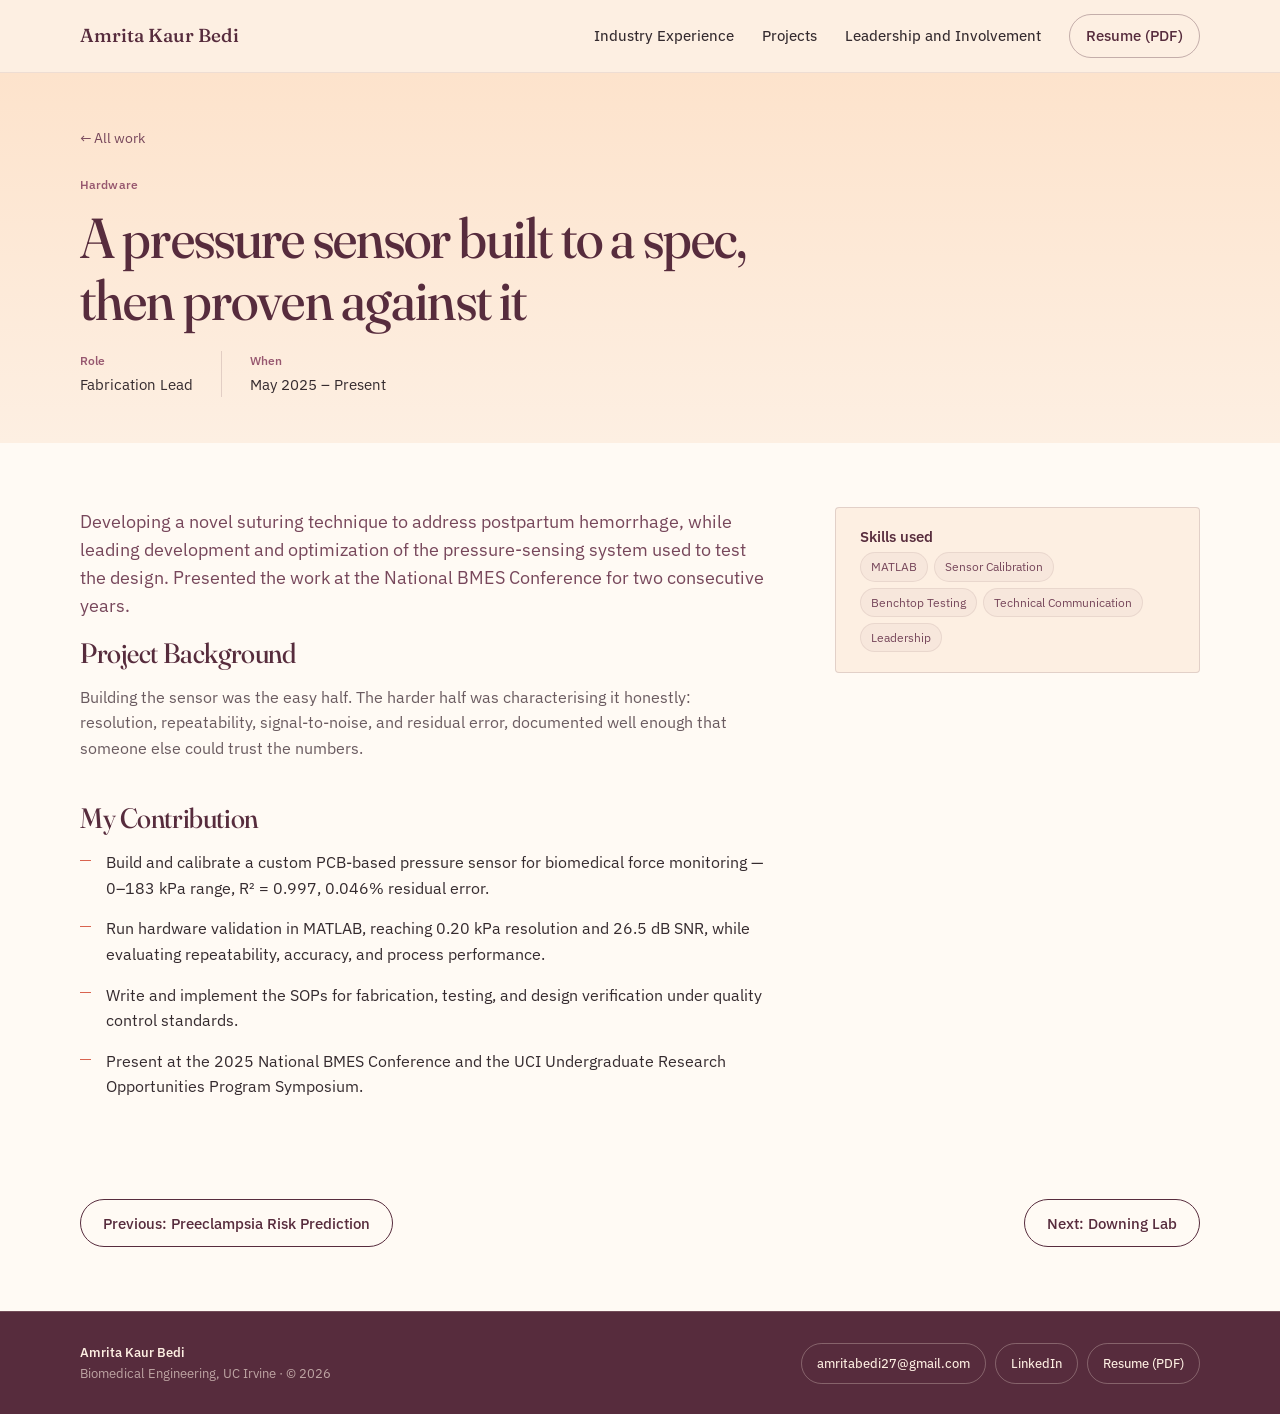
<file: suture-sensor.html>
<!DOCTYPE html>
<html lang="en">
<head>
<meta charset="UTF-8" />
<meta name="viewport" content="width=device-width, initial-scale=1.0" />
<title>Novel Suture Project &mdash; Amrita Kaur Bedi</title>
<meta name="description" content="Developing a novel suturing technique to address postpartum hemorrhage, while leading development and optimization of the pressure-sensing system used to test the design. Presented the work at the National BMES Conference for two consecutive years." />
<link rel="preload" href="assets/fonts/Fraunces-SOFTWONKopszwght.woff2" as="font" type="font/woff2" crossorigin />
<link rel="preload" href="assets/fonts/IBMPlexSans-wdthwght.woff2" as="font" type="font/woff2" crossorigin />
<link rel="stylesheet" href="styles.css" />
</head>
<body>
<a class="skip-link" href="#main">Skip to content</a>
<header class="site-header">
  <nav class="nav container" aria-label="Primary">
    <a class="brand" href="index.html">Amrita Kaur Bedi</a>
    <button class="menu-toggle" type="button" aria-expanded="false" aria-controls="nav-links" aria-label="Open navigation menu">
      <span></span><span></span><span></span>
    </button>
    <div class="nav-links" id="nav-links">
      <a href="index.html#industry">Industry Experience</a>
      <a href="index.html#work">Projects</a>
      <a href="index.html#leadership">Leadership and Involvement</a>
      <a class="resume-link" href="assets/Amrita_Kaur_Bedi_Resume.pdf" target="_blank" rel="noopener">Resume (PDF)</a>
    </div>
  </nav>
</header>
<main id="main">

<section class="case-hero">
  <div class="container">
    <a class="back-link" href="index.html#work">&larr; All work</a>
    <p class="meta">Hardware</p>
    <div class="case-hero-top">
      <div class="case-hero-text">
        <h1>A pressure sensor built to a spec, then proven against it</h1>
        <dl class="case-meta">
          <div><dt>Role</dt><dd>Fabrication Lead</dd></div>
          <div><dt>When</dt><dd>May 2025 – Present</dd></div>
        </dl>
      </div>
      
    </div>
  </div>
</section>

<section class="case-body">
  <div class="container case-grid">
    <div>
      <p class="lede">Developing a novel suturing technique to address postpartum hemorrhage, while leading development and optimization of the pressure-sensing system used to test the design. Presented the work at the National BMES Conference for two consecutive years.</p>
      <div class="case-block">
        <h2>Project Background</h2>
        <p>Building the sensor was the easy half. The harder half was characterising it honestly: resolution, repeatability, signal-to-noise, and residual error, documented well enough that someone else could trust the numbers.</p>
      </div>
      <div class="case-block">
        <h2>My Contribution</h2>
        <ul class="did"><li>Build and calibrate a custom PCB-based pressure sensor for biomedical force monitoring — 0–183 kPa range, R² = 0.997, 0.046% residual error.</li><li>Run hardware validation in MATLAB, reaching 0.20 kPa resolution and 26.5 dB SNR, while evaluating repeatability, accuracy, and process performance.</li><li>Write and implement the SOPs for fabrication, testing, and design verification under quality control standards.</li><li>Present at the 2025 National BMES Conference and the UCI Undergraduate Research Opportunities Program Symposium.</li></ul>
      </div>
      
      
      
      
      
      
      
    </div>
    <div class="case-aside-col">
      <aside class="case-aside">
        <h3>Skills used</h3>
        <div class="tags"><span class="tag" data-skill="matlab">MATLAB</span><span class="tag" data-skill="calibration">Sensor Calibration</span><span class="tag" data-skill="benchtop">Benchtop Testing</span><span class="tag" data-skill="techcomm">Technical Communication</span><span class="tag" data-skill="leadership">Leadership</span></div>
      </aside>
      
    </div>
  </div>
</section>

<section class="case-next">
  <div class="container case-next-inner">
    <div class="hero-actions" style="margin:0">
      <a class="button button-secondary" href="preeclampsia-ml.html">Previous: Preeclampsia Risk Prediction</a>
    </div>
    <div class="hero-actions" style="margin:0">
      <a class="button button-secondary" href="downing-lab.html">Next: Downing Lab</a>
    </div>
  </div>
</section>

</main>
<footer class="footer">
  <div class="container footer-inner">
    <div class="footer-identity">
      <p>Amrita Kaur Bedi</p>
      <p>Biomedical Engineering, UC Irvine &middot; &copy; <span class="year"></span></p>
    </div>
    <div class="footer-links">
      <a href="mailto:amritabedi27@gmail.com">amritabedi27@gmail.com</a>
      <a href="https://www.linkedin.com/in/amritakaurbedi" target="_blank" rel="noopener noreferrer">LinkedIn</a>
      <a href="assets/Amrita_Kaur_Bedi_Resume.pdf" target="_blank" rel="noopener">Resume (PDF)</a>
    </div>
  </div>
</footer>
<script src="script.js"></script>
</body>
</html>
</file>
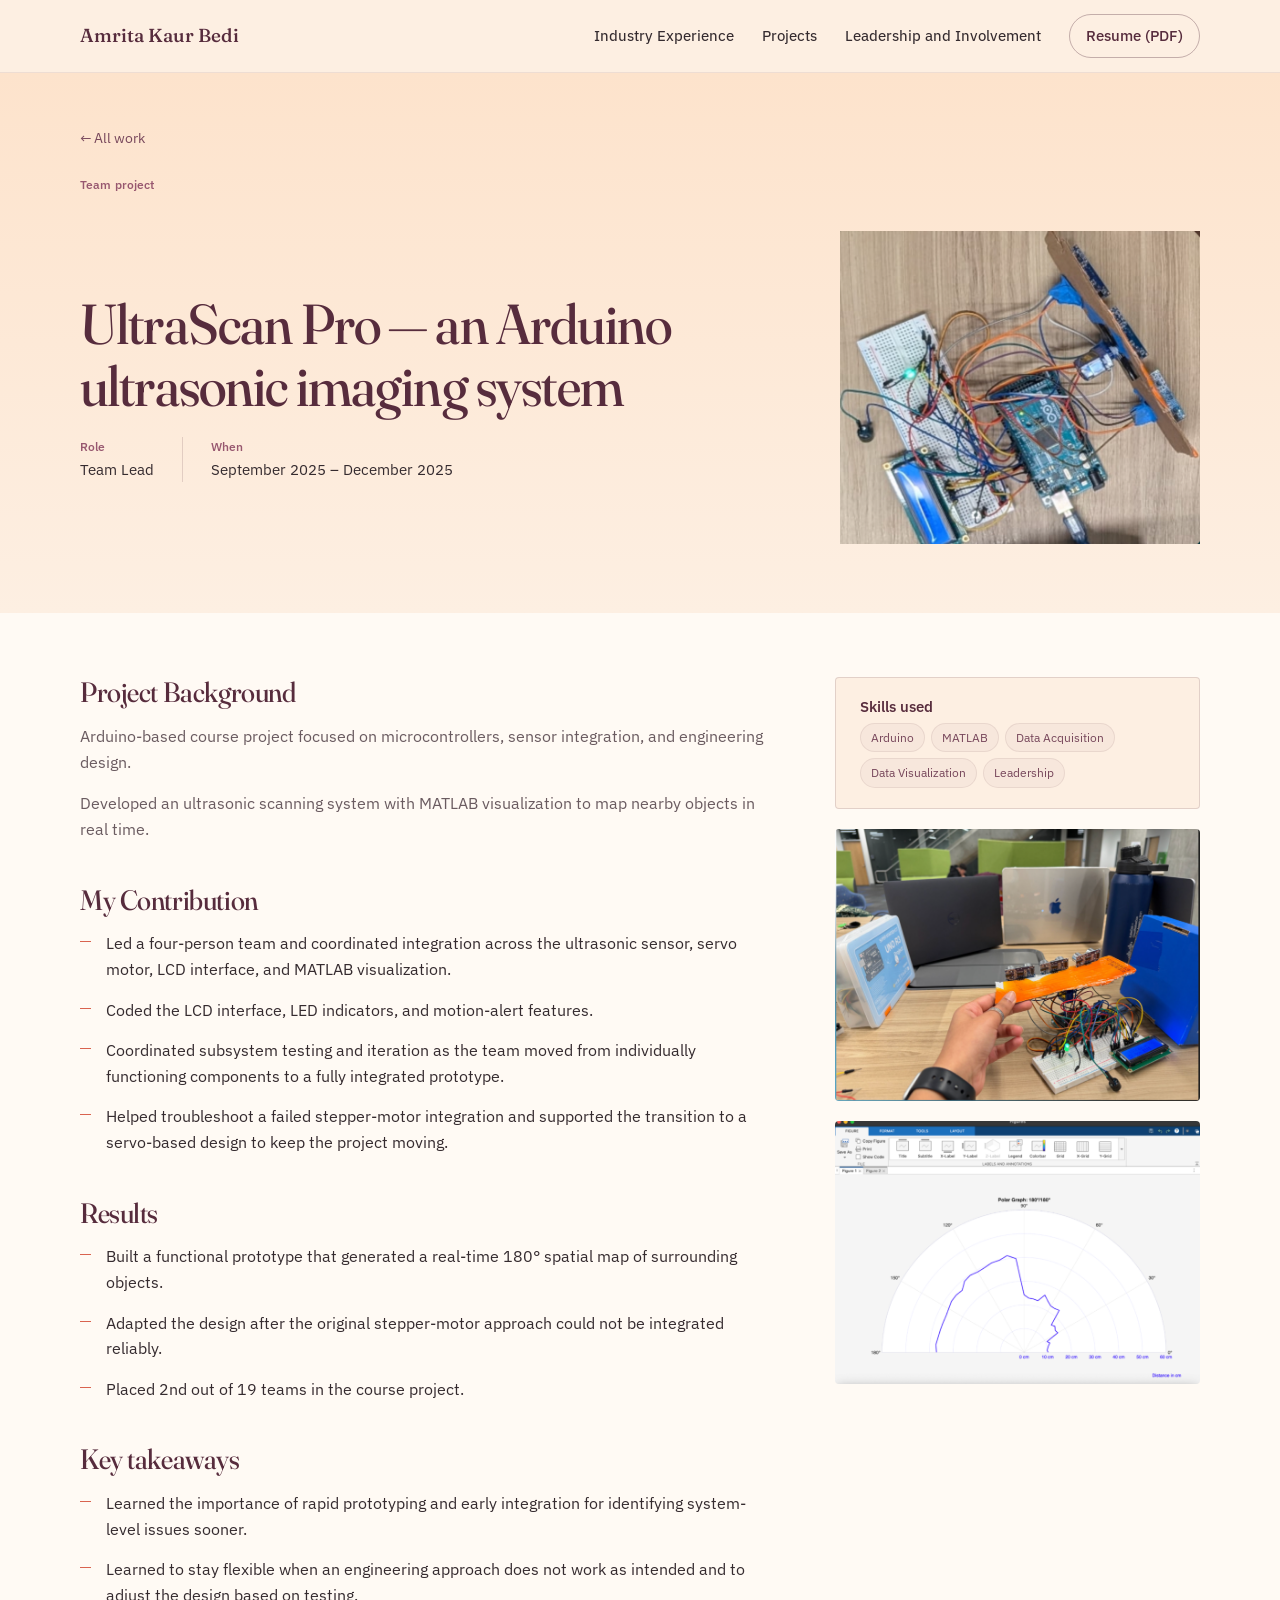
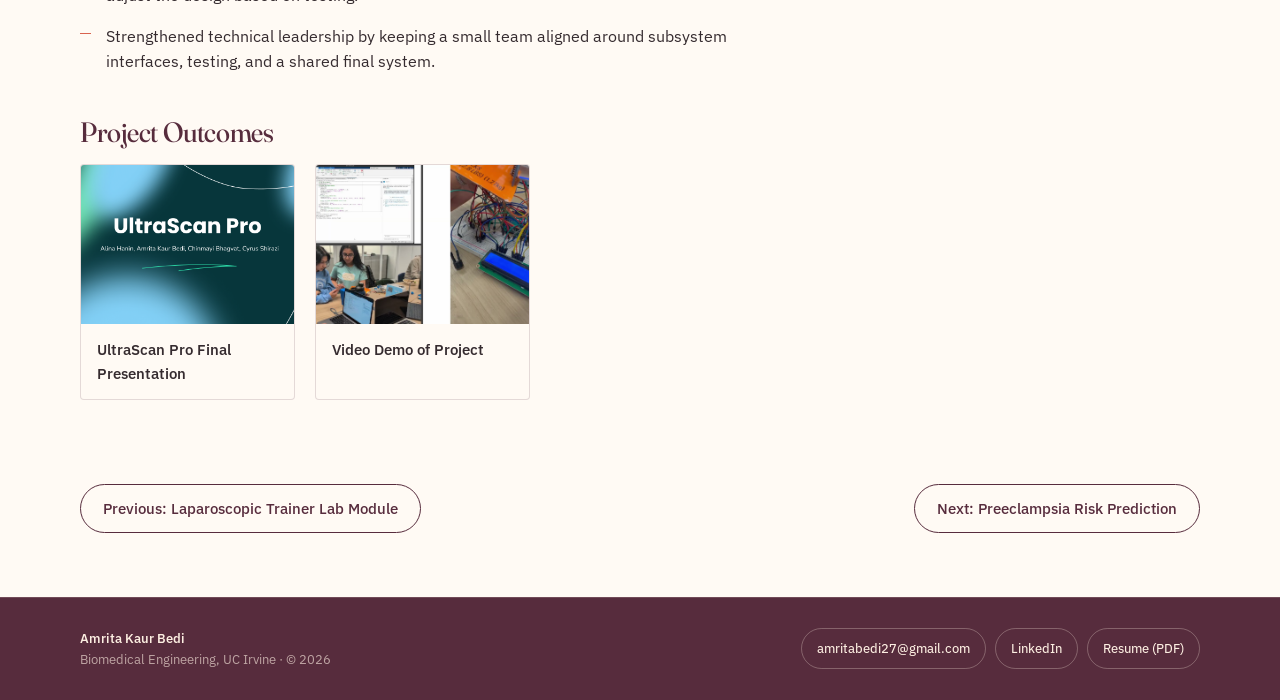
<file: ultrascan-pro.html>
<!DOCTYPE html>
<html lang="en">
<head>
<meta charset="UTF-8" />
<meta name="viewport" content="width=device-width, initial-scale=1.0" />
<title>UltraScan Pro &mdash; Amrita Kaur Bedi</title>
<meta name="description" content="Led a four-person team in building an Arduino-based ultrasonic scanning system that converted sensor measurements into a real-time 180° spatial map and earned 2nd place out of 19 teams." />
<link rel="preload" href="assets/fonts/Fraunces-SOFTWONKopszwght.woff2" as="font" type="font/woff2" crossorigin />
<link rel="preload" href="assets/fonts/IBMPlexSans-wdthwght.woff2" as="font" type="font/woff2" crossorigin />
<link rel="stylesheet" href="styles.css" />
</head>
<body>
<a class="skip-link" href="#main">Skip to content</a>
<header class="site-header">
  <nav class="nav container" aria-label="Primary">
    <a class="brand" href="index.html">Amrita Kaur Bedi</a>
    <button class="menu-toggle" type="button" aria-expanded="false" aria-controls="nav-links" aria-label="Open navigation menu">
      <span></span><span></span><span></span>
    </button>
    <div class="nav-links" id="nav-links">
      <a href="index.html#industry">Industry Experience</a>
      <a href="index.html#work">Projects</a>
      <a href="index.html#leadership">Leadership and Involvement</a>
      <a class="resume-link" href="assets/Amrita_Kaur_Bedi_Resume.pdf" target="_blank" rel="noopener">Resume (PDF)</a>
    </div>
  </nav>
</header>
<main id="main">

<section class="case-hero">
  <div class="container">
    <a class="back-link" href="index.html#work">&larr; All work</a>
    <p class="meta">Team project</p>
    <div class="case-hero-top">
      <div class="case-hero-text">
        <h1>UltraScan Pro — an Arduino ultrasonic imaging system</h1>
        <dl class="case-meta">
          <div><dt>Role</dt><dd>Team Lead</dd></div>
          <div><dt>When</dt><dd>September 2025 – December 2025</dd></div>
        </dl>
      </div>
      <figure class="case-hero-image"><img src="assets/ultrascan-pro-hero.png" alt="UltraScan Pro — an Arduino ultrasonic imaging system" loading="lazy"></figure>
    </div>
  </div>
</section>

<section class="case-body">
  <div class="container case-grid">
    <div>
      
      <div class="case-block">
        <h2>Project Background</h2>
        <p>Arduino-based course project focused on microcontrollers, sensor integration, and engineering design.</p><p>Developed an ultrasonic scanning system with MATLAB visualization to map nearby objects in real time.</p>
      </div>
      <div class="case-block">
        <h2>My Contribution</h2>
        <ul class="did"><li>Led a four-person team and coordinated integration across the ultrasonic sensor, servo motor, LCD interface, and MATLAB visualization.</li><li>Coded the LCD interface, LED indicators, and motion-alert features.</li><li>Coordinated subsystem testing and iteration as the team moved from individually functioning components to a fully integrated prototype.</li><li>Helped troubleshoot a failed stepper-motor integration and supported the transition to a servo-based design to keep the project moving.</li></ul>
      </div>
      
      
      
      <div class="case-block">
        <h2>Results</h2>
        <ul class="did"><li>Built a functional prototype that generated a real-time 180° spatial map of surrounding objects.</li><li>Adapted the design after the original stepper-motor approach could not be integrated reliably.</li><li>Placed 2nd out of 19 teams in the course project.</li></ul>
      </div>
      <div class="case-block">
        <h2>Key takeaways</h2>
        <ul class="did"><li>Learned the importance of rapid prototyping and early integration for identifying system-level issues sooner.</li><li>Learned to stay flexible when an engineering approach does not work as intended and to adjust the design based on testing.</li><li>Strengthened technical leadership by keeping a small team aligned around subsystem interfaces, testing, and a shared final system.</li></ul>
      </div>
      
      <div class="case-block">
        <h2>Project Outcomes</h2>
        <div class="resource-grid"><a class="resource-card" href="https://docs.google.com/presentation/d/1b4-uhMS6TtqIDDbv74yqEi-dHblYmlK9EIBwr0Ur4BE/edit?usp=sharing" target="_blank" rel="noopener">
          <img src="assets/ultrascan-pro-presentation-thumb.png" alt="UltraScan Pro Final Presentation" loading="lazy">
          <p class="resource-title">UltraScan Pro Final Presentation</p>
        </a><a class="resource-card" href="https://drive.google.com/file/d/1-zwxLVknSNDsG_WgQpFIhTNE6BJzYMgk/view" target="_blank" rel="noopener">
          <img src="assets/ultrascan-pro-video-thumb.jpg" alt="Video Demo of Project" loading="lazy">
          <p class="resource-title">Video Demo of Project</p>
        </a></div>
      </div>
    </div>
    <div class="case-aside-col">
      <aside class="case-aside">
        <h3>Skills used</h3>
        <div class="tags"><span class="tag" data-skill="arduino">Arduino</span><span class="tag" data-skill="matlab">MATLAB</span><span class="tag" data-skill="daq">Data Acquisition</span><span class="tag" data-skill="dataviz">Data Visualization</span><span class="tag" data-skill="leadership">Leadership</span></div>
      </aside>
      <figure class="case-aside-image"><img src="assets/ultrascan-pro-detail.png" alt="UltraScan Pro — an Arduino ultrasonic imaging system" loading="lazy"></figure><figure class="case-aside-image"><img src="assets/ultrascan-pro-detail-2.png" alt="UltraScan Pro — an Arduino ultrasonic imaging system" loading="lazy"></figure>
    </div>
  </div>
</section>

<section class="case-next">
  <div class="container case-next-inner">
    <div class="hero-actions" style="margin:0">
      <a class="button button-secondary" href="laparoscopic-trainer.html">Previous: Laparoscopic Trainer Lab Module</a>
    </div>
    <div class="hero-actions" style="margin:0">
      <a class="button button-secondary" href="preeclampsia-ml.html">Next: Preeclampsia Risk Prediction</a>
    </div>
  </div>
</section>

</main>
<footer class="footer">
  <div class="container footer-inner">
    <div class="footer-identity">
      <p>Amrita Kaur Bedi</p>
      <p>Biomedical Engineering, UC Irvine &middot; &copy; <span class="year"></span></p>
    </div>
    <div class="footer-links">
      <a href="mailto:amritabedi27@gmail.com">amritabedi27@gmail.com</a>
      <a href="https://www.linkedin.com/in/amritakaurbedi" target="_blank" rel="noopener noreferrer">LinkedIn</a>
      <a href="assets/Amrita_Kaur_Bedi_Resume.pdf" target="_blank" rel="noopener">Resume (PDF)</a>
    </div>
  </div>
</footer>
<script src="script.js"></script>
</body>
</html>
</file>
<file: styles.css>
/* ===========================================================
   Amrita Kaur Bedi — portfolio styles
   Palette is sampled from the LinkedIn banner (assets/LinkedIn_Background.png).
   Change a colour once here and it updates everywhere.
   =========================================================== */

@font-face {
  font-family: "Fraunces";
  src: url("assets/fonts/Fraunces-SOFTWONKopszwght.woff2") format("woff2");
  font-weight: 100 900;
  font-display: swap;
}
@font-face {
  font-family: "IBM Plex Sans";
  src: url("assets/fonts/IBMPlexSans-wdthwght.woff2") format("woff2");
  font-weight: 100 700;
  font-display: swap;
}

:root {
  /* colour */
  --cream:  #fdefe2;   /* page background */
  --white:  #fffaf4;   /* alternating sections, cards */
  --peach:  #f9dcc4;   /* portrait frame, fills */
  --plum:   #572c3d;   /* headings, dark band */
  --plum2:  #77475b;   /* secondary text */
  --rose:   #97576f;   /* small labels */
  --coral:  #d9634f;   /* the one accent */
  --gold:   #ba7a3a;   /* hairlines */
  --ink:    #352b2f;   /* body text */
  --muted:  #6a5b60;   /* supporting text */

  --line:   rgba(87, 44, 61, .16);
  --line-2: rgba(87, 44, 61, .09);
  --lift:   0 14px 40px rgba(87, 44, 61, .08);

  /* type */
  --display: "Fraunces", Georgia, "Times New Roman", serif;
  --body: "IBM Plex Sans", ui-sans-serif, -apple-system, "Segoe UI", sans-serif;

  --max: 1120px;
  --r-card: 4px;   /* cards are square-ish and precise */
  --r-pill: 999px; /* only buttons and chips are round */
}

/* --- base ------------------------------------------------- */
* { box-sizing: border-box; }
html { scroll-behavior: smooth; scroll-padding-top: 88px; }

body {
  margin: 0;
  background: var(--cream);
  color: var(--ink);
  font-family: var(--body);
  font-size: 1rem;
  line-height: 1.6;
  -webkit-font-smoothing: antialiased;
}

img { display: block; max-width: 100%; }
a { color: inherit; }

.container { width: min(calc(100% - 48px), var(--max)); margin-inline: auto; }

h1, h2, h3 {
  margin-top: 0;
  color: var(--plum);
  font-family: var(--display);
  font-weight: 460;
  font-variation-settings: "SOFT" 20, "WONK" 1, "opsz" 96;
  letter-spacing: -.015em;
  line-height: 1.1;
}
h1 { margin-bottom: 20px; font-size: clamp(3rem, 6.4vw, 5.4rem); font-variation-settings: "SOFT" 30, "WONK" 1, "opsz" 144; }
h2 { margin-bottom: 16px; font-size: clamp(2rem, 3.4vw, 3rem); }
h3 { margin-bottom: 8px; font-size: 1.3rem; }
p  { margin-top: 0; }

.lede { color: var(--plum2); font-size: 1.14rem; line-height: 1.55; }
.muted { color: var(--muted); }
.measure { max-width: 62ch; }

.section { padding: 96px 0; }
.section-head { max-width: 60ch; margin-bottom: 40px; }
.section-head p { margin-bottom: 0; color: var(--muted); }

/* one shared rule for "small label" text, used sparingly */
.meta {
  color: var(--rose);
  font-size: .78rem;
  font-weight: 550;
  letter-spacing: .01em;
}
.meta-tight { letter-spacing: 0; white-space: nowrap; font-size: .74rem; }
@media (max-width: 720px) { .meta-tight { white-space: normal; font-size: clamp(.64rem, 2.5vw, .74rem); } }

/* --- header ----------------------------------------------- */
.site-header {
  position: sticky; z-index: 100; top: 0;
  border-bottom: 1px solid var(--line-2);
  background: rgba(253, 239, 226, .93);
  backdrop-filter: blur(12px);
}
.nav { display: flex; min-height: 72px; align-items: center; justify-content: space-between; gap: 20px; }
.brand {
  color: var(--plum); font-family: var(--display);
  font-size: 1.18rem; font-weight: 500;
  font-variation-settings: "SOFT" 20, "WONK" 1, "opsz" 20;
  text-decoration: none; white-space: nowrap;
}
.nav-links { display: flex; align-items: center; gap: 28px; }
.nav-links a { position: relative; color: var(--ink); font-size: .93rem; font-weight: 450; text-decoration: none; }
.nav-links a:not(.resume-link)::after {
  position: absolute; right: 0; bottom: -6px; left: 0; height: 1.5px;
  background: var(--coral); content: ""; opacity: 0;
  transform: scaleX(.3); transition: .18s;
}
.nav-links a:hover::after, .nav-links a:focus-visible::after, .nav-links a.active::after { opacity: 1; transform: scaleX(1); }

.resume-link {
  padding: 9px 16px; border: 1px solid rgba(87, 44, 61, .34);
  border-radius: var(--r-pill); color: var(--plum) !important;
  font-weight: 500 !important; transition: .18s;
}
.resume-link:hover, .resume-link:focus-visible { background: var(--plum); color: var(--cream) !important; }

.menu-toggle { display: none; width: 42px; height: 42px; padding: 9px; border: 0; background: transparent; cursor: pointer; }
.menu-toggle span { display: block; width: 100%; height: 1.5px; margin: 5px 0; background: var(--plum); }

/* --- buttons ---------------------------------------------- */
.button {
  display: inline-flex; min-height: 46px; align-items: center; justify-content: center;
  padding: 11px 22px; border: 1px solid var(--plum); border-radius: var(--r-pill);
  font-family: var(--body); font-size: .95rem; font-weight: 500;
  text-decoration: none; transition: .16s;
}
.button-primary { background: var(--plum); color: var(--cream); }
.button-primary:hover { background: #46222f; }
.button-secondary { background: transparent; color: var(--plum); }
.button-secondary:hover { background: rgba(87, 44, 61, .07); }

.inline-link { color: var(--plum); font-weight: 500; text-decoration: none; box-shadow: inset 0 -1px 0 var(--gold); transition: .16s; }
.inline-link:hover { box-shadow: inset 0 -2px 0 var(--coral); }

/* --- hero ------------------------------------------------- */
.hero {
  position: relative; overflow: hidden; padding: 84px 0 76px;
  background:
    radial-gradient(circle at 88% 14%, rgba(217, 99, 79, .13), transparent 26%),
    radial-gradient(circle at 6% 90%, rgba(174, 102, 142, .13), transparent 26%),
    linear-gradient(180deg, #fde3cc 0%, var(--cream) 74%);
}
.hero-grid { position: relative; z-index: 2; display: grid; grid-template-columns: 1.08fr .72fr; gap: 78px; align-items: center; }
.hero h1 { margin-bottom: 16px; }
.hero-role { max-width: 30ch; margin-bottom: 18px; color: var(--plum2); font-size: clamp(1.2rem, 2vw, 1.6rem); font-weight: 450; line-height: 1.35; }
.hero-note { max-width: 54ch; margin-bottom: 30px; color: var(--muted); }
.hero-actions { display: flex; flex-wrap: wrap; gap: 12px; }

/* the 30-second facts */
.facts { position: relative; z-index: 2; display: grid; grid-template-columns: repeat(3, auto); justify-content: start; gap: 0 36px; margin-top: 58px; border-top: 1px solid var(--line); padding-top: 22px; }
.facts dd { white-space: nowrap; }
.facts > div + div { padding-left: 36px; border-left: 1px solid var(--line); }
.facts dt { margin-bottom: 3px; color: var(--rose); font-size: .76rem; font-weight: 550; }
.facts dd { margin: 0; font-size: .92rem; line-height: 1.4; }
.nowrap { white-space: nowrap; }

.hero-visual { position: relative; max-width: 400px; justify-self: end; }
.portrait-frame {
  position: relative; z-index: 2; overflow: hidden;
  border: 1px solid rgba(87, 44, 61, .14);
  border-radius: 200px 200px var(--r-card) var(--r-card);
  background: var(--peach); box-shadow: var(--lift);
}
.portrait-frame { aspect-ratio: .82; }
.portrait-frame img { width: 100%; height: 100%; object-fit: cover; object-position: center 38%; }
.hero-orbit { position: absolute; border: 1px solid rgba(186, 122, 58, .15); border-radius: 50%; }
.orbit-one { top: 10px; right: -170px; width: 580px; height: 580px; }
.orbit-two { top: 120px; right: -70px; width: 340px; height: 340px; border-style: dashed; border-color: rgba(119, 71, 91, .13); }

/* --- work: filter ----------------------------------------- */
.work-section { background: var(--white); }
.work-head { display: flex; align-items: end; justify-content: space-between; gap: 40px; margin-bottom: 34px; }
.work-head > div { max-width: 56ch; }
.work-head p { margin-bottom: 0; color: var(--muted); }
.work-section .work-head > div { max-width: none; }

.filter { border: 1px solid var(--line); border-radius: var(--r-card); background: var(--cream); padding: 22px 24px 20px; margin-bottom: 44px; }
.filter summary { list-style: none; cursor: pointer; }
.filter summary::-webkit-details-marker { display: none; }
.filter-top { display: flex; align-items: baseline; justify-content: space-between; gap: 16px; }
.filter[open] .filter-top { margin-bottom: 16px; }
.filter-top h3::after {
  display: inline-block; margin-left: 9px; color: var(--rose);
  content: "\25BE"; font-size: .8em; transition: transform .18s;
}
.filter[open] .filter-top h3::after { transform: rotate(180deg); }
.filter-top h3 { margin-bottom: 0; font-size: 1.05rem; font-family: var(--body); font-weight: 550; letter-spacing: 0; }
.filter-status { color: var(--muted); font-size: .86rem; }
.filter-status strong { color: var(--plum); font-weight: 550; }
.filter-clear {
  margin-left: 14px; padding: 0; border: 0; background: none; color: var(--plum);
  font: inherit; font-size: .86rem; text-decoration: underline; text-underline-offset: 3px; cursor: pointer;
}
.filter-clear[hidden] { display: none; }

.filter-groups { display: grid; grid-template-columns: repeat(3, 1fr); gap: 22px 30px; }
.filter-group--wide { grid-column: span 2; }
.filter-group--wide .chips { max-width: 34rem; }
.filter-group > p { margin-bottom: 9px; color: var(--rose); font-size: .76rem; font-weight: 550; }
.chips { display: flex; flex-wrap: wrap; gap: 7px; }
.chip {
  padding: 6px 13px; border: 1px solid rgba(87, 44, 61, .2); border-radius: var(--r-pill);
  background: var(--white); color: var(--plum2);
  font: inherit; font-size: .83rem; cursor: pointer; transition: .14s;
}
.chip:hover { border-color: var(--plum); color: var(--plum); }
.chip[aria-pressed="true"] { border-color: var(--plum); background: var(--plum); color: var(--cream); }
.chip[data-empty="true"] { opacity: .38; }

/* --- work: timeline --------------------------------------- */
.track { position: relative; padding-left: 160px; }
.track::before {
  position: absolute; top: 10px; bottom: 10px; left: 150px; width: 1px;
  background: linear-gradient(var(--gold), rgba(186, 122, 58, .12)); content: "";
}
.entry { position: relative; margin-bottom: 20px; }
.entry:last-child { margin-bottom: 0; }
.entry-date {
  position: absolute; top: 22px; left: -160px; width: 132px;
  color: var(--rose); font-size: .8rem; font-weight: 500; text-align: right;
}
.entry::before {
  position: absolute; top: 27px; left: -14px; z-index: 2; width: 9px; height: 9px;
  border: 1.5px solid var(--gold); border-radius: 50%; background: var(--white); content: "";
}
.entry:hover::before, .entry:focus-within::before { border-color: var(--coral); background: var(--coral); }

.entry-card {
  display: block; padding: 22px 26px 20px;
  border: 1px solid var(--line); border-left: 2px solid rgba(186, 122, 58, .5);
  border-radius: var(--r-card); background: var(--white);
  text-decoration: none; transition: .16s;
}
.entry-card:hover, .entry-card:focus-visible { border-left-color: var(--coral); background: #fffdfa; box-shadow: var(--lift); transform: translateX(3px); }
.entry-kind { margin-bottom: 6px; color: var(--rose); font-size: .76rem; font-weight: 550; }
.entry-card h3 { margin-bottom: 4px; font-size: 1.42rem; }
.entry-org { margin-bottom: 10px; color: var(--plum2); font-size: .92rem; font-weight: 500; }
.entry-card > p:last-of-type { margin-bottom: 14px; color: var(--muted); font-size: .96rem; }
.tags { display: flex; flex-wrap: wrap; gap: 6px; }
.tag { padding: 4px 10px; border: 1px solid var(--line-2); border-radius: var(--r-pill); background: rgba(87, 44, 61, .035); color: var(--plum2); font-size: .75rem; }
.tag[data-on="true"] { border-color: var(--coral); background: rgba(217, 99, 79, .1); color: var(--plum); }
.entry-more { display: inline-block; margin-top: 14px; color: var(--plum); font-size: .9rem; font-weight: 500; box-shadow: inset 0 -1px 0 var(--gold); }

.entry[hidden] { display: none; }
.track-empty { padding: 34px 0; color: var(--muted); }
.track-empty[hidden] { display: none; }

/* --- leadership (dark band) ------------------------------ */
.lead-section { background: var(--plum); color: rgba(253, 239, 226, .82); }
.lead-section h2, .lead-section h3 { color: var(--cream); }
.lead-section .meta { color: rgba(253, 239, 226, .62); }
.lead-grid { display: grid; grid-template-columns: 1fr 1fr; gap: 70px; align-items: center; }
.lead-section .lead-grid, .dance-section .lead-grid { align-items: start; }
.lead-section .lead-grid > div:last-child, .dance-section .lead-grid > div:last-child { margin-top: 1.4rem; }
.lead-copy > p { color: rgba(253, 239, 226, .82); }
.metrics { display: grid; grid-template-columns: repeat(3, 1fr); gap: 18px; margin: 28px 0 26px; }
.lead-copy .metrics { grid-template-columns: repeat(2, 1fr); }
.metrics div { border-top: 1px solid rgba(253, 239, 226, .3); padding-top: 14px; }
.metrics strong { display: block; color: var(--cream); font-family: var(--display); font-size: 2.1rem; font-weight: 420; font-variation-settings: "SOFT" 20, "WONK" 1, "opsz" 40; }
.metrics span { color: rgba(253, 239, 226, .66); font-size: .82rem; line-height: 1.35; }
.lead-list { margin: 0; padding: 0; list-style: none; border-top: 1px solid rgba(253, 239, 226, .22); }
.lead-list li { border-bottom: 1px solid rgba(253, 239, 226, .22); padding: 14px 0; color: rgba(253, 239, 226, .82); font-size: .95rem; }
.lead-list b { color: var(--cream); font-weight: 550; }
.lead-photos { display: grid; grid-template-columns: repeat(2, 1fr); gap: 16px; margin-top: 28px; }
.lead-photos figure { position: relative; margin: 0; border-radius: 8px; overflow: hidden; }
.lead-photos img { width: 100%; height: 190px; object-fit: cover; display: block; }
.lead-photos figcaption {
  position: absolute; inset: 0; display: flex; align-items: center; justify-content: center;
  padding: 12px; text-align: center; font-size: .9rem; font-weight: 550; color: var(--cream);
  background: rgba(58, 26, 40, .68); opacity: 0; transition: opacity .25s ease;
}
.lead-photos figure:hover figcaption, .lead-photos figure:focus-within figcaption { opacity: 1; }
@media (max-width: 760px) {
  .lead-photos img { height: 160px; }
}
.dance-section h2 { color: var(--plum); }
.dance-section .meta { color: var(--muted); }
.dance-section .lead-copy > p { color: var(--ink); }
.dance-section .lead-list { border-top-color: var(--line); }
.dance-section .lead-list li { border-bottom-color: var(--line); color: var(--ink); }
.dance-section .lead-list b { color: var(--plum); }
.dance-section .metrics div { border-top-color: var(--line); }
.dance-section .metrics strong { color: var(--plum); }
.dance-section .metrics span { color: var(--muted); }
.industry-section .work-head p { color: rgba(253, 239, 226, .7); }
.industry-section .lead-grid + .lead-grid { margin-top: 46px; padding-top: 46px; border-top: 1px solid rgba(253, 239, 226, .22); }
.industry-section .entry-more { display: inline-block; margin-top: 18px; color: var(--cream); box-shadow: inset 0 -1px 0 var(--gold); }
.industry-section .tags { margin: 22px 0; }
.industry-section .tag {
  border-color: rgba(253, 239, 226, .32);
  background: rgba(253, 239, 226, .08);
  color: rgba(253, 239, 226, .92);
}
.industry-grid { grid-template-columns: minmax(220px, 320px) 1fr; align-items: start; }
.industry-photo img { width: 100%; height: auto; border-radius: var(--r-card); border: 1px solid rgba(253, 239, 226, .22); display: block; }
.industry-section .lead-list { margin-top: 4px; }
@media (max-width: 860px) { .industry-grid { grid-template-columns: 1fr; } .industry-photo img { max-width: 360px; } }

/* --- footer ----------------------------------------------- */
.footer { border-top: 1px solid rgba(253, 239, 226, .16); background: var(--plum); padding: 30px 0; }
.footer-inner { display: flex; align-items: center; justify-content: space-between; gap: 20px; }
.footer p { margin: 0; color: rgba(253, 239, 226, .62); font-size: .82rem; }
.footer-identity p:first-child { color: var(--cream); font-weight: 550; }
.footer-links { display: flex; flex-wrap: wrap; align-items: center; gap: 9px; }
.footer-links a {
  padding: 9px 15px; border: 1px solid rgba(253, 239, 226, .28); border-radius: var(--r-pill);
  background: transparent; color: var(--cream); font-size: .84rem; font-weight: 450;
  text-decoration: none; transition: .16s;
}
.footer-links a:hover, .footer-links a:focus-visible { border-color: var(--cream); background: var(--cream); color: var(--plum); }

/* --- project detail pages --------------------------------- */
.case-hero { padding: 52px 0 46px; background: linear-gradient(180deg, #fde3cc 0%, var(--cream) 100%); }
.back-link { display: inline-block; margin-bottom: 26px; color: var(--plum2); font-size: .9rem; text-decoration: none; }
.back-link:hover { color: var(--plum); }
.case-hero h1 { max-width: 20ch; font-size: clamp(2.3rem, 4.4vw, 3.6rem); }
.case-hero-top { display: flex; align-items: center; justify-content: space-between; gap: 28px; }
.case-hero-text { flex: 1; }
.case-meta { display: flex; flex-wrap: wrap; gap: 0 28px; margin: 0; }
.case-meta div { padding-right: 28px; border-right: 1px solid var(--line); }
.case-meta div:last-child { border-right: 0; padding-right: 0; }
.case-meta dt { color: var(--rose); font-size: .76rem; font-weight: 550; }
.case-meta dd { margin: 2px 0 0; font-size: .93rem; }
.case-hero-image { margin: 0; flex: none; }
.case-hero-image img { display: block; width: 360px; height: 360px; object-fit: contain; }
.case-aside-image { margin: 20px 0 0; }
.case-aside-image img { display: block; width: 100%; border-radius: var(--r-card); }
@media (max-width: 720px) {
  .case-hero-top { flex-direction: column; align-items: flex-start; }
  .case-hero-image img { width: 220px; height: 220px; }
}

.case-body { background: var(--white); padding: 64px 0 84px; }
.case-grid { display: grid; grid-template-columns: 1.5fr .8fr; gap: 70px; align-items: start; }
.case-grid h2 { font-size: 1.75rem; }
.case-grid h2 + p, .case-block > p { color: var(--muted); }
.case-block { margin-bottom: 42px; }
.case-block:last-child { margin-bottom: 0; }
.did { margin: 0; padding: 0; list-style: none; }
.did li { position: relative; margin-bottom: 15px; padding-left: 26px; color: var(--ink); }
.did li::before { position: absolute; top: .62em; left: 0; width: 11px; height: 1px; background: var(--coral); content: ""; }
.case-aside { border: 1px solid var(--line); border-radius: var(--r-card); background: var(--cream); padding: 20px 24px; }
.case-aside h3 { font-family: var(--body); font-size: .95rem; font-weight: 550; letter-spacing: 0; }
.case-aside .tags { margin-bottom: 0; }

.resource-grid { display: grid; grid-template-columns: repeat(3, 1fr); gap: 20px; }
.resource-card { display: block; border: 1px solid var(--line); border-radius: var(--r-card); overflow: hidden; background: var(--white); text-decoration: none; color: var(--ink); transition: .16s; }
.resource-card:hover { border-color: var(--plum); box-shadow: var(--lift); }
.resource-card img { display: block; width: 100%; aspect-ratio: 4/3; object-fit: cover; background: var(--cream); }
.resource-title { margin: 0; padding: 14px 16px; font-size: .92rem; font-weight: 550; color: var(--ink); }
.resource-links { display: flex; gap: 14px; padding: 0 16px 16px; }
.resource-links a { color: var(--plum); font-size: .85rem; font-weight: 500; text-decoration: none; box-shadow: inset 0 -1px 0 var(--gold); }
.resource-links a:hover { box-shadow: inset 0 -2px 0 var(--coral); }
.publication-card {
  display: flex; flex-wrap: wrap; align-items: center; justify-content: space-between; gap: 18px;
  border: 1px solid var(--line); border-radius: var(--r-card); background: var(--cream);
  padding: 26px 28px;
}
.publication-title { margin: 0; font-size: 1.05rem; font-weight: 550; color: var(--plum); }
@media (max-width: 720px) { .resource-grid { grid-template-columns: 1fr; } }

.case-next { background: var(--white); padding: 0 0 64px; }
.case-next-inner { display: flex; flex-wrap: wrap; align-items: center; justify-content: space-between; gap: 20px; }

/* --- accessibility ---------------------------------------- */
a:focus-visible, button:focus-visible { outline: 3px solid rgba(217, 99, 79, .6); outline-offset: 3px; border-radius: 2px; }
.skip-link { position: absolute; top: -60px; left: 12px; z-index: 200; padding: 10px 16px; border-radius: var(--r-pill); background: var(--plum); color: var(--cream); text-decoration: none; }
.skip-link:focus { top: 12px; }

/* --- responsive ------------------------------------------- */
@media (max-width: 1000px) {
  .hero-grid, .lead-grid, .case-grid { grid-template-columns: 1fr; }
  .hero-grid { gap: 52px; }
  .hero-visual { width: min(72vw, 380px); justify-self: center; }
  .lead-grid { gap: 44px; }
  .filter-groups { grid-template-columns: repeat(2, 1fr); }
  .filter-group--wide { grid-column: auto; }
}

@media (max-width: 760px) {
  .container { width: min(calc(100% - 32px), var(--max)); }
  .section { padding: 68px 0; }
  .nav { min-height: 64px; }
  .menu-toggle { display: block; }
  .nav-links {
    position: absolute; top: 64px; right: 0; left: 0; display: none;
    flex-direction: column; align-items: stretch; gap: 0;
    border-bottom: 1px solid var(--line); background: rgba(253, 239, 226, .99); padding: 12px 24px 20px;
  }
  .nav-links.open { display: flex; }
  .nav-links a { padding: 13px 0; }
  .nav-links a::after { display: none; }
  .resume-link { margin-top: 8px; text-align: center; }

  .hero { padding: 54px 0 60px; }
  .facts { grid-template-columns: repeat(2, 1fr); justify-content: stretch; gap: 18px 20px; }
  .facts dd { white-space: normal; }
  .facts > div + div { padding-left: 0; border-left: 0; }
  .facts > div:nth-child(n+3) { border-top: 1px solid var(--line); padding-top: 16px; }

  .work-head { display: block; }
  .work-head > div { margin-bottom: 18px; }
  .filter { padding: 18px; }
  .filter-groups { grid-template-columns: 1fr; gap: 18px; }
  .filter-top { display: block; }
  .filter-status { display: block; margin-top: 6px; }

  .track { padding-left: 26px; }
  .track::before { left: 3px; }
  .entry-date { position: static; width: auto; margin-bottom: 6px; text-align: left; }
  .entry::before { top: 8px; left: -27px; }
  .entry-card { padding: 18px 20px; }
  .entry-card:hover { transform: none; }

  .metrics { gap: 12px; }
  .metrics strong { font-size: 1.7rem; }
  .case-meta div { padding-right: 18px; }
  .footer-inner { flex-direction: column; align-items: flex-start; }
}

@media (prefers-reduced-motion: reduce) {
  html { scroll-behavior: auto; }
  *, *::before, *::after { transition-duration: .01ms !important; animation-duration: .01ms !important; }
}
</file>
